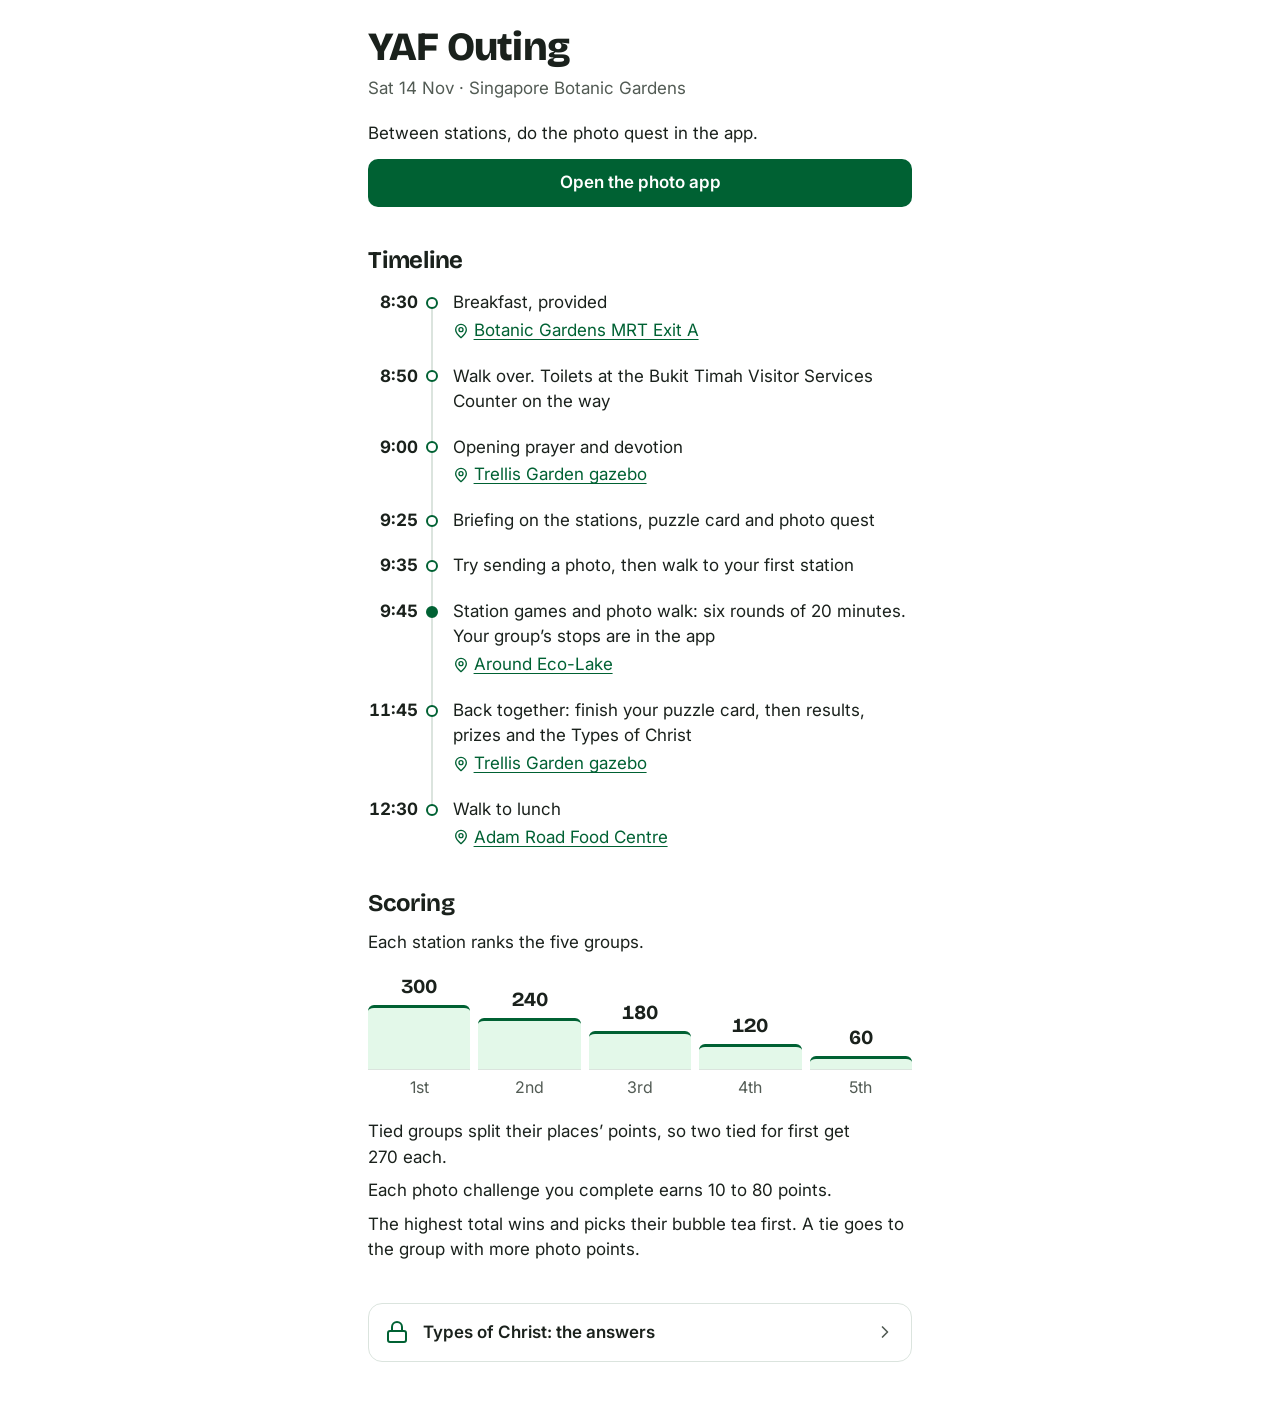
<file: index.html>
<!doctype html>
<html lang="en-SG">
<head>
<meta charset="utf-8">
<meta name="viewport" content="width=device-width, initial-scale=1, viewport-fit=cover">
<meta name="robots" content="noindex">
<meta name="theme-color" content="#ffffff">
<title>YAF Outing · Sat 14 Nov</title>
<meta name="description" content="The timeline and scoring for the YAF Outing at the Singapore Botanic Gardens.">
<link rel="preconnect" href="https://fonts.googleapis.com">
<link rel="preconnect" href="https://fonts.gstatic.com" crossorigin>
<!-- Loaded without blocking the page, so a weak signal shows the system font first. -->
<link rel="stylesheet" href="https://fonts.googleapis.com/css2?family=Bricolage+Grotesque:opsz,wght@12..96,700;12..96,800&amp;family=Inter:wght@400;600;700&amp;display=swap" media="print" onload="this.media='all'">
<link rel="stylesheet" href="style.css">
</head>
<body>
<main>
  <header>
    <h1>YAF Outing</h1>
    <p class="sub">Sat 14 Nov · Singapore Botanic Gardens</p>
    <p class="quest">Between stations, do the photo quest in the app.</p>
    <a class="button" href="https://yaf-photo-quest.samyipsh-work.workers.dev">Open the photo app</a>
  </header>

  <section aria-labelledby="timeline">
    <h2 id="timeline">Timeline</h2>
    <ol class="timeline">
      <li>
        <span class="time">8:30</span>
        <div>
          <p class="what">Breakfast, provided</p>
          <p class="where"><a href="https://www.google.com/maps/search/?api=1&amp;query=Botanic+Gardens+MRT+Station+Exit+A"><svg class="pin" viewBox="0 0 24 24" fill="none" stroke="currentColor" stroke-width="2" stroke-linecap="round" stroke-linejoin="round" aria-hidden="true"><path d="M20 10c0 5-8 12-8 12s-8-7-8-12a8 8 0 0 1 16 0Z"/><circle cx="12" cy="10" r="3"/></svg>Botanic Gardens MRT Exit A</a></p>
        </div>
      </li>
      <li>
        <span class="time">8:50</span>
        <div>
          <p class="what">Walk over. Toilets at the Bukit Timah Visitor Services Counter on the way</p>
        </div>
      </li>
      <li>
        <span class="time">9:00</span>
        <div>
          <p class="what">Opening prayer and devotion</p>
          <p class="where"><a href="https://www.google.com/maps/search/?api=1&amp;query=1.32121,103.81537"><svg class="pin" viewBox="0 0 24 24" fill="none" stroke="currentColor" stroke-width="2" stroke-linecap="round" stroke-linejoin="round" aria-hidden="true"><path d="M20 10c0 5-8 12-8 12s-8-7-8-12a8 8 0 0 1 16 0Z"/><circle cx="12" cy="10" r="3"/></svg>Trellis Garden gazebo</a></p>
        </div>
      </li>
      <li>
        <span class="time">9:25</span>
        <div>
          <p class="what">Briefing on the stations, puzzle card and photo quest</p>
        </div>
      </li>
      <li>
        <span class="time">9:35</span>
        <div>
          <p class="what">Try sending a photo, then walk to your first station</p>
        </div>
      </li>
      <li class="main">
        <span class="time">9:45</span>
        <div>
          <p class="what">Station games and photo walk: six rounds of 20 minutes. Your group’s stops are in the app</p>
          <p class="where"><a href="https://www.google.com/maps/search/?api=1&amp;query=1.32114,103.81747"><svg class="pin" viewBox="0 0 24 24" fill="none" stroke="currentColor" stroke-width="2" stroke-linecap="round" stroke-linejoin="round" aria-hidden="true"><path d="M20 10c0 5-8 12-8 12s-8-7-8-12a8 8 0 0 1 16 0Z"/><circle cx="12" cy="10" r="3"/></svg>Around Eco-Lake</a></p>
        </div>
      </li>
      <li>
        <span class="time">11:45</span>
        <div>
          <p class="what">Back together: finish your puzzle card, then results, prizes and the Types of Christ</p>
          <p class="where"><a href="https://www.google.com/maps/search/?api=1&amp;query=1.32121,103.81537"><svg class="pin" viewBox="0 0 24 24" fill="none" stroke="currentColor" stroke-width="2" stroke-linecap="round" stroke-linejoin="round" aria-hidden="true"><path d="M20 10c0 5-8 12-8 12s-8-7-8-12a8 8 0 0 1 16 0Z"/><circle cx="12" cy="10" r="3"/></svg>Trellis Garden gazebo</a></p>
        </div>
      </li>
      <li>
        <span class="time">12:30</span>
        <div>
          <p class="what">Walk to lunch</p>
          <p class="where"><a href="https://www.google.com/maps/search/?api=1&amp;query=Adam+Road+Food+Centre"><svg class="pin" viewBox="0 0 24 24" fill="none" stroke="currentColor" stroke-width="2" stroke-linecap="round" stroke-linejoin="round" aria-hidden="true"><path d="M20 10c0 5-8 12-8 12s-8-7-8-12a8 8 0 0 1 16 0Z"/><circle cx="12" cy="10" r="3"/></svg>Adam Road Food Centre</a></p>
        </div>
      </li>
    </ol>
  </section>

  <section aria-labelledby="scoring">
    <h2 id="scoring">Scoring</h2>
    <p>Each station ranks the five groups.</p>
    <!-- Bar heights follow the points: 300, 240, 180, 120, 60. -->
    <ol class="ladder" aria-label="Station points by place">
      <li style="--pts: 5"><span class="place">1st</span><span class="pts">300</span></li>
      <li style="--pts: 4"><span class="place">2nd</span><span class="pts">240</span></li>
      <li style="--pts: 3"><span class="place">3rd</span><span class="pts">180</span></li>
      <li style="--pts: 2"><span class="place">4th</span><span class="pts">120</span></li>
      <li style="--pts: 1"><span class="place">5th</span><span class="pts">60</span></li>
    </ol>
    <p>Tied groups split their places’ points, so two tied for first get 270 each.</p>
    <p>Each photo challenge you complete earns 10 to 80 points.</p>
    <p>The highest total wins and picks their bubble tea first. A tie goes to the group with more photo points.</p>
  </section>

  <a class="card" href="types.html">
    <svg class="lock" viewBox="0 0 24 24" fill="none" stroke="currentColor" stroke-width="2" stroke-linecap="round" stroke-linejoin="round" aria-hidden="true"><rect x="3" y="11" width="18" height="11" rx="2"/><path d="M7 11V7a5 5 0 0 1 10 0v4"/></svg>
    <span><strong>Types of Christ: the answers</strong></span>
    <svg class="chev" viewBox="0 0 24 24" fill="none" stroke="currentColor" stroke-width="2" stroke-linecap="round" stroke-linejoin="round" aria-hidden="true"><path d="m9 18 6-6-6-6"/></svg>
  </a>
</main>
</body>
</html>
</file>
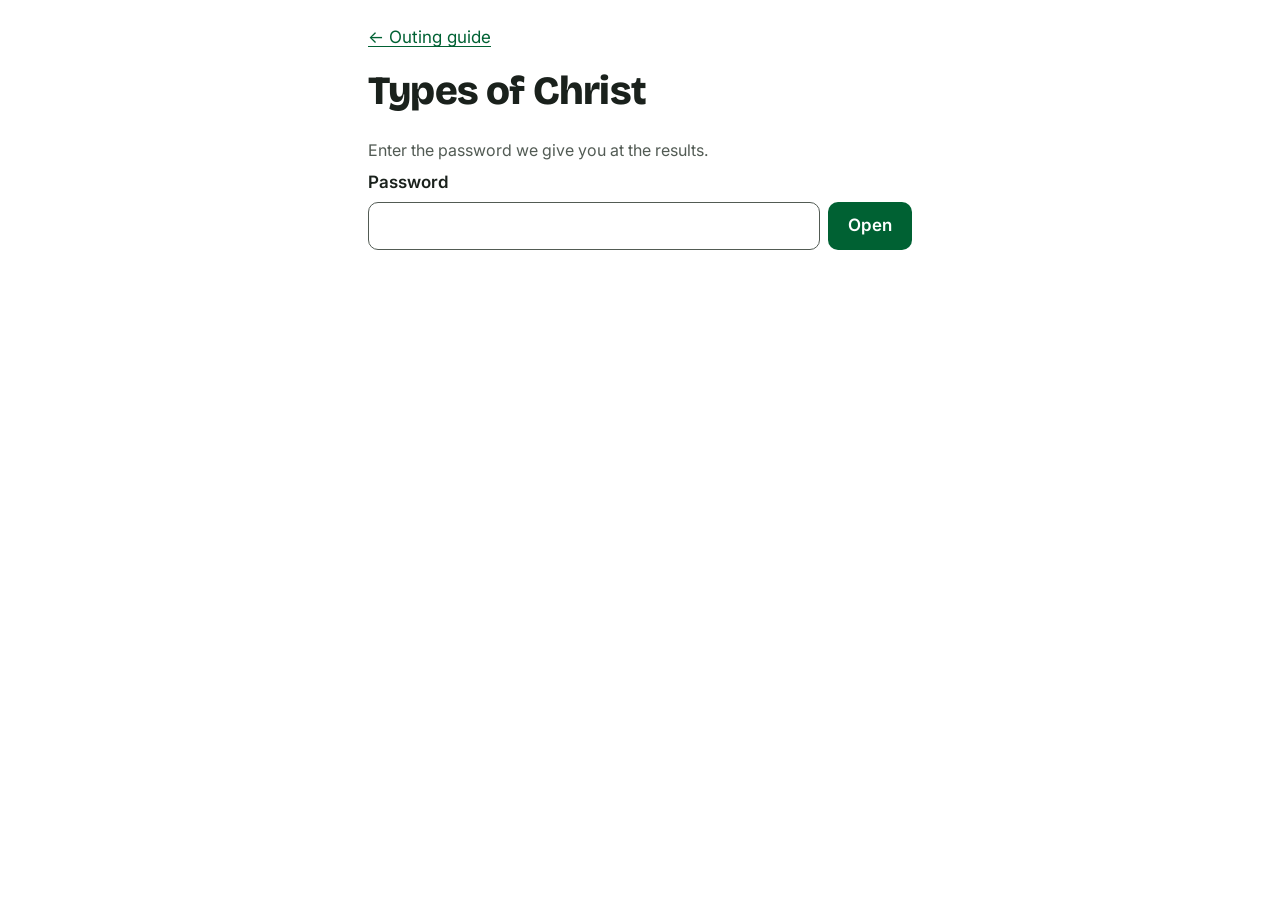
<file: types.html>
<!doctype html>
<html lang="en-SG">
<head>
<meta charset="utf-8">
<meta name="viewport" content="width=device-width, initial-scale=1, viewport-fit=cover">
<meta name="robots" content="noindex">
<meta name="theme-color" content="#ffffff">
<title>Types of Christ · YAF Outing</title>
<link rel="preconnect" href="https://fonts.googleapis.com">
<link rel="preconnect" href="https://fonts.gstatic.com" crossorigin>
<link rel="stylesheet" href="https://fonts.googleapis.com/css2?family=Bricolage+Grotesque:opsz,wght@12..96,700;12..96,800&amp;family=Inter:wght@400;600;700&amp;display=swap" media="print" onload="this.media='all'">
<link rel="stylesheet" href="style.css">
</head>
<body>
<main>
  <a class="back" href="./">← Outing guide</a>
  <h1>Types of Christ</h1>

  <!-- Locked until the results. The answers below are encrypted with the password (AES-GCM, key
       from PBKDF2), so they can't be read from this file; tools/types.mjs makes the blob. -->
  <form class="unlock" id="unlock">
    <p class="note">Enter the password we give you at the results.</p>
    <label for="password">Password</label>
    <div class="row">
      <input id="password" type="text" autocomplete="off" autocapitalize="none" autocorrect="off" spellcheck="false" enterkeyhint="go" required>
      <button type="submit">Open</button>
    </div>
    <p class="error" id="error" role="alert"></p>
  </form>
  <div id="answers" tabindex="-1" hidden></div>

  <!-- A tapped Bible reference shows its KJV text here, just under the reference. -->
  <div class="verse" id="verse" role="dialog" aria-labelledby="verse-title" tabindex="-1" hidden>
    <div class="verse-head">
      <p id="verse-title"></p>
      <button type="button" class="verse-close" id="verse-close" aria-label="Close"><svg viewBox="0 0 24 24" fill="none" stroke="currentColor" stroke-width="2" stroke-linecap="round" stroke-linejoin="round" aria-hidden="true"><path d="M18 6 6 18M6 6l12 12"/></svg></button>
    </div>
    <div class="verse-text" id="verse-text"></div>
    <a class="verse-open" id="verse-open" target="_blank" rel="noopener">Open on BibleGateway<svg viewBox="0 0 24 24" fill="none" stroke="currentColor" stroke-width="2" stroke-linecap="round" stroke-linejoin="round" aria-hidden="true"><path d="M15 3h6v6M10 14 21 3M18 13v6a2 2 0 0 1-2 2H5a2 2 0 0 1-2-2V8a2 2 0 0 1 2-2h6"/></svg></a>
  </div>
</main>

<script type="application/json" id="locked">
{"v":1,"iterations":100000,"salt":"1q6b9k3ZrEL84T2niv3+0w==","iv":"hVPmA0S/gPcPWMf5","data":"8yeRjYhv4ITAhY+fiR7iT0muzzBIYn2kHQBHi7OnZcxAwQHB8Oqp+sO/a+ixs5NIasTpG54XNS6PxtMGgv9V+vJLhR1jFS7BYXu3DIq/VAuEvG6F84iA1HbEBk55fYEgFDbhBqAlG5GQAIjmllIZDLs7JLGPrcgvhE112nmt2yyUs0ZDHEk8FzBg0YubmzemWekdRuYDPI9X7AR6v/l83rYiMq1XPZMf//PtghBvHby25chqm1TnXavag+g/4JmcFIFCSlFUzjnGewGlRZ0pG1SuQDO0lv5GqZOIdszfA5LG2irM3DV4pIKMj6AWPfqN7Rh8eYbssLmpelokPbVrabWotvHPfU/l2Buzy11vKByab3hxoY5Z09nkVzZpYqWX7kbI/CBSZCdoKa4cC80fs2FCk3BSij3VgH7db9fQAnUkSW7pBL3FpIK941KQW6K6c6grH/ZtI13nAL5SWe7mJTH0Fyvkvv5jh3JgLBaPSo4ZhNE3CL0lhHKvPAeMIK0F6CO9p6gE2Bl9ExqoUTvihu4V59NmwBZ48db4HiVfVIGr3Tr2bqnTDux/Q5KblwdWGKIaxB+gjMoMRsqUnswmlb6ADqpEB+enDVjlniLk2+LgKPLR0UAWP1v3Wd6bylKjwUmvKTepfzf3J7+3bl9yiQQNAMGf7WZ8nYy6h3rdYAK0YmaXTuXSJzmVe7dU49zeWMnTHeAYclSkNFmQwrIvtvKkEb+B5zbScOhG5yQ9CRMowgUvIw8YZ0U6/mkHzi6HN3Z3G2ULmedhqbfAvGPtuI9ocb2vJP1Hp4Dgj/uTTGSI1Th+3WXSTxw2KvfZlNSUsjLYjpw4Rovxcow4UjcD7Mgh5lxXX4iFj/R/qXxBO7sgPDrJf7LeMd/[base64]/B8/cQZiwcBJtr9Dwr4KyVd5jKdQ4NYg737LBwtUFZj17s6UuURLfp3Hjpkj4HGri/HcUcnoZD9a0pxxk3LrPjomUrOGFZ3JUT+iDHFusqwA9S3TeJaLQ9AOQU0z2TsaHQZLLqygmYHKvZ2H/U2jjXRnJFfxeWoEtNM/l94d5+gMCZfU8+/jbTrytT4rZL/+A/CpwUArw3UnqtQFb9ta2fx2ZQVr3XKN15RQWgJP6BsjHsgjqklxAkssbagKtDajKf8bLKNKkaC3P1PPZFppLDulbxrtIQbYHFvS25LMLfoIOF61yrt2uP91JsYHVbVQ3+gxRttUDraobYvUuPjkiedFsJFQNoFzQ/0pFlZb81LxHRapShCeFFH6GgJRnxojk3erPGtplfcGALDRnjyFxCV22a0gSlwwgSBH5HyPWh6FqQ2cKZ5gEzPtyQAFFbt6+WvAhjWAOXBVYF3pXC6Eedk/E7TuBmczJa78sc+VTiEubbtbuzAq95UwYRF94L2P1Qr/zB/lznmOlAMeuN9fIau9/1nx7U7wCmFF3d6MjZ9LkztX3y2nZd94DsyelckpVk7VgY5uFfQnYKJz3VDdoZ5ZPs5uJBFiEtNI/UT69OHcX4pYPakbjY7fTAJ0dD5GTIIFilv6tCUW5fTyOXJU6HY03OPcnK9cgxigRviZ1DTBOSE177QmdXOTyMQIqDdjHQdFVpT8R/2k1/MtN9LyfOH9fXO4kZX2Af3D7PlgEdzRet9ljF4uOXEapUgv8WgHCN62IaaIHo35aIt9+43S4VgR2MNAtSKsynKYcR8JlbmRhLSQZV3CZjo3MEoJO0tRNqlV0UtEyPA9gyHlfOijOBNZBZB9a/4hIgAR435J16IJjLQsjMKt6PdFpQHHOw78egMKFnIiJqGrTrH+oY/iNEH4nACIYw2eSrPs155WClP2SSDKnfgyuh5RccO1p1rEuIs/ZjnFUcXPGuiq/csYmok3+oRHZh2HWkqUL9/jKXgihSWrsWL5fGtOC7FNUbqODEBH/jwRj8wQeQftKVsCBZoblSYmk4uCbVMXsiOOcHy+zt5b4Tk8dl2iH7OrZ99RcjZ4KhLnXqtzdOiunU6PFM5blSWrPuh07yfG9DRXJ4g7PXtVMybj/BwvTktZkENpS7CmZnuNQigHVH/7DTSYRbVghLjqd7IGd4+cLExG9qACgP0zbsWKRt5pf2ZH0VZDpecxbhOc/lSw7+VnSxQcVW1JiIuhNdYovitZcftsu/XTgJseTncRu9uqN1Dw8d3GORHRRD32Dd4NdpGDa+A0d5DKn3vmQu9kLiP96rCmRC8n++csxsob7zCXi3+FSXT8p/zgX52rK9jS7CGBLE6043FC22egxb/jo7JskQdV3eXjwLt7iVH1b2uyTFIIVXvYS63/M0WqO2ZEqyqAtfgi3fwfZrMuLLFBvllAsksxfX8fYjhP5VG1cNQiGG3GqXmY1UCpavlF6/9vpJflBZjE/r4OWeYVqXIRUixbKKSbJSDGsDXh9/KfVWdGF+D17YWzClNxhluygZkVeh1rQwaj7rMc/+jnRbf7BehatmjB5OihNPI/Rei91to5GZg8xE8nGv6Xs53k6DKsfyfEr99xO+oEa8WxBo6adYjXXLO0ivuc5mM9quIt3c/LGx3VJN0TKizYvgWvRIhroTnxkIjn9hracNVi1XXEeeH9I/ahO4QBm9TFhZhaUM41Tf+JVYual8rY7bsUPZKDeDzJ/S24OdLMYuZA0/flPgvX6ZcVV1S9HOWEGiMwC7UyK4jefj05aj3U/H2DJnbBuqjFolz1sPhSD384tflZoWz2BdsD+pswWEKXC3ZmCXw9+JYn9cKhvYAmhh56++HnC8ZmQuQEtfwBD9qflHOR/BbAUugGqewDTd17msHpTEM6rzcTtm+05jUU1LuaIfX5SRZT92G0kTPiLTEFT+2NTkr29vaTb+E2TR5UjHIwdIhk3PeezLHoPZwO/hQpxWcmiX9bkDbo8wwymGwm4u6BFuFzfEjFMQervUSKc/bNuaV6faEH2evcMg61qKu0P482/b2Jg0NcoUWxZqyaejLH35v3ny23BKGyWsS75hrF6Q4TA4yp0X4nFNHT5DXeNTVS56h+Iwmibs8OUeck15fFIXlz7u5TPSEP6z07hPgk8b5HlHQvE3lQraPPxqwviQ7c9mcSM7e3rhKHyr0t6XXdut6IBEUFZqCIk/uz82Vj52ae1H2nUaNarwbg6Rd3a94YrFxWu1mCMOD8jJMlxeZG//Y9r8LFCy0n+uQ5O7MGEkBL5/jTmMX3bo2CcXT07J1gd4O2z9ChKvBxrBgmhNsW+itpAe43bJ8hOcnAq1B41u4jRAr3z9k4BYy2pTjJcAviExm2TQwDDWksdjGY16hIZjoOhG3in88ThxjNFXJQHFlu0dRMB9AoXd7cDvYAr7ZxIY+L2KMKiLrIVAv4HTwFQV+WxRYKXt44ys4E7HbMJPTb7rXOdU/9TCaVoqBSc1XLQVy+RckvyKmzYuT8r1Otja9papiY2cOvwxocQW5TFz35T+D86H/L5LD6+kgWZn3fJQoGdV5utAmrD7qctmdgVZ1iOIk68UHDofJImCa6De6KLLzv0KGvCmjXFs8pSI6GU2WkG/RJdBDIZYf+jj5Y5ap9s9ITAebZOVldK3NKYMsVikHrjGLPk5uqrqHAD7lCYX5pP7s6bfPayi2ZjCAVXCny06+nlyKxeZNtX5amndl5Q6vsoJ/XMGsFk2fE739Jt7OT7GW026kDcwa+icQtYd9Sf9oLv1gMQnLo0Yd64bVBXT8uSZ4r0id3zcZiTKRyva49SU0N4B03i9PnySImPp5kqqAj704zaW8Pbhbqw7+ySABGl7A49m49W2vPmqO3Jzc4E9TNLPt+oUuIJBUEnrHmjMuFaypzcDFttJw4n/PF5SZAU4D2OZexZP7Ui19rB2otSS5dECM9edDGJgtvwdVGL/b8Pq6+HTI6epg+XuBCVPFVyJtpDm96HnwqVm9Kc0vriFKZb6tCGQX/NCKV/bZ1SA6sgH4BaxvyVOyWvfv/y2z9U0RUIU8qLtvL1Lw/Uy19l3/AUqwOfdv/[base64]/A69ibJ35WYO5htMj5/X0VNsOTYh7lNcD6PlgFrLqRYAhLqFT2N3m4wOAmIW44hb4jqs6crVr3DyCVlO/NTGobAYn3RtII9AZcf9RJ/dFVoG3szZjv/nmzvhsUJetmCXNwyxvh1b2a8c3SsTFkHLUJ0XBNRBcYSskFmn4QJ9GhZrVnWMp1q0mBCoo7ST9TPf25QFZn91mQD4SHatTCHiDgmCB9jlUNMmWlb7cwis+U32xpc8U8490Qo62SVOGUeLIInvTHqZoT9EpIH3G5Unhl1DPNgRVXQjXgueJl/19wSSt8cRJjTkFGhwbw/bxCQOXLrT0fdNxCbWfVN9FMuR7CjwoWvHMSXM6p2AiqdsrOgaHY2PyvYqN8WsRqLg/ePTFz4flJbWD/6TrLK8vWYKga/NvZXfdX6WlmvoIm2MDc62A+BpCHKJCcvFZBTkv75k5xmat5ZOZ5doRe2ZIRxZ6Au6VMUR/5lIdUlc/ZVuLYWX8a7b95Zz/4Qb1qiRhaCMD0FjjcFfuXET5PIzAJe2Q3xVuC57gfWavrQ3m+4WhbYTW/OPsQryIydHIXhrqgjVK+tEoRnXslKw/PnbVLwWi5LWr/1yCcCRiwxwsS+2BWVNMDGGTVms9uMf4hlN9ShVevalhHI1M7T+KIogj/9gFxIX4hisa08I9ioRaJIbi/TgJBNlyfI3RWAPtLexURkyW5c37/WPgE28J2GDAVXTBykuHPyFyPzpiEzdU8T7JFrHEptXkwuWZmBj+M4PbN3O7wjlMxYg/1HCJqRFGcxfr1QbY4op0Bks2fJOs1UUSkbrNCLmDPWNIPOXzdX7UI7wE6ZWOlhQeuPJ4GdCf3Qu9hQ07EiDmHPENpd2k8FhhMLB+eHzk8z+tuZgy/mrHjkA2mhtjxcUCLik9h8Ml0pwFpQ/v5P0NwlRbxAPtEKWJ0DJodJGrlOgpVj32INrQX291h2OTYUxHWbgLkbCYu9fH+vvxaco+DZxHs5K0A3gvAJEOz+8P6tG90ARt7HwVbxd5vcYlhOoSTZUoqLwRS1e7CPIpGE6oT99ljgob6FKRQuexi4bnREKu+G8hEnhAvX/bXS/1WUn/xEyz3jMs0yQKXK5yqyG1S5G/vCP04D2/dZjWITZtBPEEBgUyTO+sPAz3eyjd65atrTl5+vfGL2B7hU8Km6WjJAZwWTPXEBU9+jShGGMEqg0+Q1IGrsdKFPrGfvSKjVNlO1uo38002ryc4qqzGhnTI6KsPtgGWOVUtTSnZUDI5tXyrnWVCqz6en5guYA/21CzWoBbVQtLqvi0dtbjagLSx/+KUjr2HDt5oMzVYqwr34EqF53RQRdB/N/mZP4TAf7PSlXZ5WdPNen2Dhp3WX7mqz62Wb8q8feRflTTGrVcjw/oFaSN0HCEzbdwcQEpPul6WHcppfmQawwjb0dm7VF/DZMfHkHgZFTNcVxp2mg+9DiwxPD7Pox5VV0wqioe8T0iT/aVjZuAcNvZvAnqPCKC3GtmcNOBx8tqT55L8UkZ4b1tIigo/EQIQj922tj3VZC+i4XXsrH9plIgtsu/8PQtX4hiTj7e/gAy0LG0HAPMpnWQCkCDGSCm7F46evGzqFUqfNv9gBqzXtpNRvHgbZ3GwTxWbIXTWdhLnT3CLBwHE9Wc/Wt6+F7ueHPcPO5WzqRLLqy37xmdp/YFcCvBr+naZ4pjMUrvRkrdZ1h7wqgTn0cuDOqkoHZNIT0JCr+vpcNsUKNPdjiXjGvAOcGMzmjWdtBwwDh/MXDBjC+Hpply8cxmeaA5Wc+oIF/Bt2SONq4uvqPSQtXZZn8G6S+oBpOJ4l7EQG4o2QpELvKi3Nqu2Ej/awc/peoYdnfKd08xCFIdVxbPLw6Bb+JvmIl/7qc25OTflt/hbOT/o7a1Y/C9PA3/czfC1QZ7hHatjWLImso/OZJz6GULosktT52eYR2/oNeiMUelNlLCkAztxae1a5pLuQUA3tsReJ79DsYJtRZVycOk+Is4XQF0VmF+iSFIkde6253hQePEeM9vo32eqGXs6DZ5poZ2xsRTBk04aZDYuvWZ+ujAsDq15insc2qJIxMsk5ne5chIGnA3bsPyD5KaXJHu9mp6HXvHS8auh0jWkHCiR3o2xcCBWyK/2tCwrGnWLQo6Z52jsLtF4YHM3iXIVurNZSMdew10YTk4+XI+oay3/KxZ6kZsYxHF/pEvw4fSAq/XRU2lwX6t2bLvhI4BhYqwzq+L0rMvYcYJJUnIJyCr1eAYmxmx2MMe8m3hiIli/fqdmWzy42XQPuRQQM95zEakrcadyIcvGdOJSlvqG/EFCL28QgcL0e7l3AdwMpd7IzKF9Tyw7amt94QAUpjzlUlIWqUfDh5NFaaAdaApRPDvAyBORtMcUQN/bmlpTCfaLOG+qF1PYoN4JZlWuWcou2alZG1avBQzkW0e5S4ykpfykiE0zV+13EyH0iej90mhzahTadbOxs4irhI/UvUg3QjF+t+tgJ7pRcuPGzcWEPM3hGUs9t/bl4/luZhiVSJ9HueRJ8ycVq0R2NlksxCZiRJnWAEE46hkwN2B28Ranu96h36X2XObL88VlzqZ/[base64]/wSDWQ6ir86G2v3IV8UK6j/[base64]/qK9bzli6biyuEG11h2QaKSLcnM4Eo9Ffm1mqjD4o9GT4lBPWt655DIt8xcbTIGAIJn+2Rqohyhb17aIBQNEJyeOQJRjNEi9Se23j2Lr31JnwTX3c+4dvEUjPS4dC015ymi9W9Ky2hdddMJKTu5MmnEcUhAeBDMPBfTqgIAFrPWTrOu/tN2oFA4d8ZwoLS2hAKdgtnZb7K4/oVgHz1d98NwODbjxtySCHgjxp5Vq5VW1phbnyhCDEnTZQtcUqshXdf+B4Y/Ecmq51stCp52fFU31yEfl+lgpYoid6J3avo3CVqPiePxIzyhpInXAj22cukAukNqFIWGrhYUgjxyNOZV+r4O602bNTYjx+39s5g83VzZGDAjGCMbOAWnf+/UbIVu7qZxwwHsTVqwbsnUFMwS9pDMR1TACwM4syPxswjZ1iBTtpg+VFjAoD5kzu9OEVnqW6QKqg+e7lIL4Lk+TLBjcE2vLY5vNHkM8hfxiV4sliFQAK0QKxL3rmw3wtOtZeKIV7Cmq/Y9MZXBKR8OM5JTkw03AFW8XsCD4hkdJe8DEfsDCOxw6Tnn1zA5oarDiCcN0URjpOiBrk+heUbI0o42krgjdSzwr0Fh3CqAPZIjebXOeDwNem+898vRrq5T/HNJrtD+OcvmC9ecNzHMBArRSus4tTr807u+NfDpZ3liYfVArPwe2BY4mjLNyLVChDpG/qf7mGWN5KIkvLllSZTB4gaTtQcByGC6jSXUgwvzJ+GS451NpemsLC8Du0o6AY0F6NLsExwTJ4M6lc8/zgEThojbuyyKW6qb2nwLB+LPluViRt8IxZAeCcHOtdTACcMteQ//F4Ip+3IQkDdbdqxR09AgqMKR2hLgTSHm/i4A+pHHYhaLpIl3fZU38IO5h+83ixWbv6fZTq30YFqdrLabse1E3aELqk3SKNRXw1HsOh45cyFK+F2OFljH3m21Mtr6CM7oQ5KJeZqOqiisME1u9AJAzJKVQvUzyzhvVgx4XEwN23s5C/7Gec57cHwyHSGketn2hgMmc0ujqU0PQuc6al15RNiLo/RDyVUr8eFTCO/kBH/Ggskq9obCMTBjN18if1WGSP9eOy3oXiPr47gcRAMPysA9dOHHNvMO10+f2+OZ6j6XR4eX5rFe3QJRhp8fX64M7PyIM7Xzix2tm7fN5uThLJMepCXX5nhe3UopJiSG8bMHOblCMHDwbL3kJ09Gdv9oWmEUhPVV/CXmIVNWfpLxpcnLSo3q+EDiI6su883QFeDL1nTVngGHUA86C8QYmr8iqrQCHzpy2CtnDuqSitTNAO+5PUFy2eIU4ybLHLcD1qu4uHEJlkrYSMP7ybikw6Wdq+bcdSxKr5gx3/pphaVV+DVDC2POO9fvHyJYixBfr4Mz0MTNK92mkEseTW6Ji+jXSLZh3Pdwt2OIjZBET94rgB/WimLBaSgcVaQ6mGWut0SkfbnDIe29TN/bROFO465bS3r0KwqAaGK33fTLGPkOLhLLjnkqe/dGFsx0Q/42+K0g15kK/mbS3b0OoEVs0WjiC6xx+Yn/yufo6N+/pO7VM2r0SBreiKv9TeVfQxDPqmphm0W9qxW3u3tPGtUsTckYP2HUu3FvZkKaxY/zXL6sj78GiFWlacAvc+W7WuH1ZE/spcDOYKerpS+PUQE8kvys7yfLLEBGyn676SaZqqlVgXLNbrwOUK5U1WMFtsuxXWsEXmayxPSNDzsaccbbJyY5/meiwxnUfiXgGe0PDSYBYlviR3lwUQAEdi8VkTY0pp4rTPt54+Ju3wnPqudMm78ad9qVv6LbCJJ35SaLUdxto70BP3RD2EtvjlxCJr0luI3vnwDJL2k44DbTnSGKrsx/ipZ1qrX1Q16s1Bd4y2/NFtgoCB/FSTI0FrEHYKHsPXvqGfMMeqTVnbJwIH1/nA4cw+uGHXGr5i/paCa2cE06znsUbc/lkw2gV1SMUFCGl6AqzR+e8WODl7pv1fFKxSG2d6LKq3EpHmCzmHgtsv+JTkrzynO2Rt1xkdzMJIgnnboXvz1a/aWvjRoj8GWwiNba4ETv0+0B2C9RtcA/KW8bOimOQ/HGPvoKQHsRsP3CRssZtXYU4HnpRQ5DlOm/ju32FJfz5Xu5GO6TdDzeKtVSnL4yf0MSLsvbScee6tXnXPxcf4qK+qwV8YZ93cnSv7nApT8JfNlIBU294RJmxY1iqI8hp1Ya6e6PbN+pnEVGVSV2J2xZAxrzutyttKyeAlCG3YkL0cM87A5Td1+vraIgAIccJY+lX6kYwvmlLlVM/KPp/PDAvNiXK6U4veYxcqw0t0m+ClFpf1tXGY4yp/osbKochMYOaWoNnhnGiL2Omj8GpS6dtPkx1b0PqnOfqQBXs7Mhxhe/BQkfs8kLyt2X9uvnq8e1bOR8uNZrSpLeRqnz2+OduW7GcODGv4wQXSnn8T2VukVgiCrs86r4WNfbNXhJvcMSiH7Tkpc4H9m/vhK2mzY1v1km/VlNvcYSu+Pddn6lfDVJaHK1PQY/pg5jYwtrCVjhrAM5+RbtlTsvtXlPxHpap3beV56hS6zRJDqoFOlzRQV03ri6IS7u8q0UL9VU0N2BBAqGF7pyvTlCRMUTVKomI5rhjnpdAm0dDlvrB91csyH/aCJfSZ2Qliu5jWczpS2v2dd8dW9g9mumaLNWmCYSl3cJHjg7XKLqun0UM/ZoFrRs7jnoKU0gcpsVpHa+HOODfVEb5I8WD3CKDhA+GU+XXNksRnHFkDgrAbywLVuOe41+e0dmbWCTEG9KIAfa78qKmAiePXZmE7mO0YkfUXkTYDY91zs/TJgI87QsZUH1yZuXl09rui5zoqGNODeCMYv2gkyZv4yTL+lEmGaNQDVN6rVcEc9APBZX03hDf9w0yJ9epmJeTedJNrtRU/dA2Ssb1i95x33RHa7RkU+nhnO06tMQYriRPxI3JBqr7tsPiAbQO+NvEXd9sMdTQbojIk4iCX2lAw10RNVHF+qzdleFJKVjKBglah57Rh/fxFgWnbCIp4J+RJgZvZT3YZNNkR36rzk5+FU+b1wIN8w/wFaUf2zSNlWCTJ3IhWsb76FVxSW/t9MjK+edTkZpj86jr8Mqn6dxBsG02LCkTmB/3DnL3LEax5zATzaAdjCYEIg4GcGi1WuthVoFp8zliSmIOTN06VsJj3zohkydpQcDxg/vlLFd/tlY6wtT/DF0DQaJVjow7jjJfQsrtPlmmQzN7y1HXhGy3HSqOtnDUWPH9LmxrUbhkva6Jep5BjT1us4YWgsYgP4AzwBsekR4onWHxHF53cBffTgn3emlHtFq8L73AOtO1KMlfDCKezpkLWnmLbFHD35xlBwpA2nHSHYWzLK7Z+6531V8ze64lceWaRm1fXE+L5xDjm1BGc0/pWcfU/ewwAlRwcJ8kfxmJm0hdjEDaXjPzDB+HvAO2dobq8zcvkUS8wWO87B2VjKrkJMUleUqd4fR1xpPydMz1Pq/sPjFyofcbC9ENxygt+DjpOMJUTJz8fTo1Bp/JLQOVpKXXjhr+n42wlkCJ1ymhCwGiCxHQ5vubjhEAHXXIh4aquB5Yy5bJj7cTvDcWpQfWDSKQBe34I2mrj70A0W3tCLRUH8d/u3qQtkT8jU0uqdsfZZ29LGbXZBxgzir0mhCdnxDYd6hw+P5EQeruqUDwzq1XRrFHIBTHDXp6uJs0HVjP6yTHR3mT5+PT5w/iO8jXq6hCGjGvuSLTDs+Fh8xNaFtei8vgUQaObEP0pqQbSVdx/[base64]/77arbhMx+FEv8bvxHq09SHU1AdvvXefrYmMOIF/2Qv6ttIQtAFXuVvkIJY+bCgaWl00bwemV6mQtlICm7kBh/MlqdYM6ryfbCygXG2u++LA2V5ND1eBfhV0eVW5a6jcdXy0WjcTcjlbLdRS3QcJEHRbAr1GkxyE/nISufYx1ajoGfu1ssIC2Hq7YcqYn/Xj7tyxbSailRT4MNvQcfjcGtg/[base64]/m/kQi/8V6X7jE7ispJQULwtYbUPPUzIdE2ut2I8Hw2VZ9vi5FeUKVcJ30XBAHw6b6q2zqax+W2PigOzyXTDke2QW+4gnEZHrimA8lq//[base64]/0mOL4L2ZwCDxKubJd+1ZlgCLMt1CxlLMDfLMsXZDZAAAqZi4SnqK/ebidPSNnYBp5/m1IPrxx8D2XHQTbysbU0RCigIB17tW2+TDConXvNa8QkdMXXH4BbXpenpvH2Hb6B7TKbVoyN/AaC+iC6pRHcfXylaA5dOyYnhCr9oSlo5X0C98Y0MWZU6NuBWAo+AsrAfxJY9HRO3kxvKlWp7jbkiwswxFXgYIoM63ZZ7mixgkGzDLi6/36Jld+Jzo6HCs2WMiasv5kLItRrMoouK71vLvtet+smB+KqZjAka9w8V2dmdk1Gg7ZMWlHr1SXTklznAF8QqeMCdIPdyA2YjC6KnyPXKorh6irWWJTrq9DulE6cCYhnFdQ0foXamHa8EWWaKq01ajDjJgExvNcPMGBf4Q8G+9QRg/SQNHtPPCYJ0SjgXKklpK6SmEwMz47rAkDrFryTfgf+vC0U/lZXjVOc3qVyeonUJsvehnpR6nWJeebObzmlvgxS2uzS9brwdSkr4/8EML7W3tymQ20xf5TZJvt9vpM7MEtYiTqGIqMRs4WnvIEKQm70RXTtK5MGwgp0nG532MxD31artXiNcw8ihpthN/OL9WoQQc7JOj6Ze2wYv1G3tHfgsIrgjz8Ybt10L7AWXmWHmhf/wfB+EwyAynPe8B8fIW4iKDvhcxEBMIjUqeYZlZfu/++/gTadr53HT8wouxduxup+gAJahIMSvdGHNXSVh4mPOAU2hhEfXHtzenRg5VS71b4oTmE93xWqQ5Z7HxJelGuNfkSQONzV5mrYCIPKtx+FDsHY4tq5CGcAbTs1TirF2Xz4YgGonj49kMqR21dWxx53ezY/alL3jVf9Wqold07EHxxKKaGkUIS1T7moxMQKrHXWG2wZAory8mje+TcYzcyKjkfi+w2GHnOuMQzv858IpfCTzdwCTf7jDAEJ+EWC/Lea0CCEJ7EBOO55fSUXWgQHBe7FIVNolR9SIyxLuvKWc6TOTyqTSGnwXnNqEYGTJNCCbGlWEyC/jkrvfj2qe5TOfN+ziWcPJY5u5UBjaXku1p+vMXFf9vP7ZtOo/HdH4CVgoAFC7VroDTDu+rsTH4i017RAoGwCn88Ht1kfY7Cex6afbycDj3KT0V5M4bSqamRnszhcjKIP1eZcK8Kr8alQEflW7jEFqlNXA4Hvg5UsxDi7WufJzRXmBzYGzy1NtG/SMPpRr0KOt81aeeI5hZmfiX/tv+xE3MbLgoEyL0ndVMw9X1NEvoosZ4LRgqJ5+RAaOJcA3s/XvZ6LNL9HODhcKWetI3q3CScgYtvUPt7tMkxZmbYzXRrtv/fHfsJOQ99A4PuU6w2+RkTrodIdbPJHbexWHoE2LdAUgdT2zTNvZAwSZShHCff35THXEzKpLuByPJ7uIxgee3HUEUHKjx6IGwOFBh1Pw9/i2lb4XF4W1hHkqHsZHEIYBPZmMcBSZtPiFdIQXGwr3SUBj7aOqp8KE8UIlB06eqzoaTR66jvx8RheRyuPpi3cHCk9rE8FtKM2ztr/+r1oWc5UzGLRyisLwWYLufeWdePuGc/tk+kytoIrHWkHjkb0jAsNBx2Xs/m6eofQI5QR7JxhfTQzjZsxG3TqIMcV3rRGv498i05HwNtyA1Z4jO/316CymqvQpJCuaQM7TFbMc1Z11iuZGfQ0By8xFJeBJpw3pvaxl6eYlpTjbKhhtwjG0pvYnYhCtSk6ep7i3LbEg7ooEb9B5KCyG8h39N0SLjm3bRBCc+RDj6Ab8K84Vqioz0d9CaMTuOp3di/Q2xl7UehZvvnbMtwQlxBkYho6bTvUCTbvumUeLc38SpmVazWSgE6nWqMu2RoswdGNC6EGvTtA2JoSSllZaTWZRqCMOFCwcr+MUHopvtrkDeuVIkNarDYDjRIZIzY9+x/XFhPFaWlrgcR/ijwhTdksgU00mdWWjMt7NbKILyWthuCd7jd5OYZoBpiXptvKk5YVnm83BzS6krH9rTlPjrg0bbnucp8eYVrPCicozsvZOUG/0zJErX0EIRbk+C+F4ygt9NFGOuoGCUvSlC68gwSAXo8WpvYtTLG44H796Gx0Are7RX4VvcANA8hTl4Su6imy+OFYc+Hs7hS84ayq0qy/RRo0BXgj354JpDEpG5K3GLdprJ1um55RVJxyNx3qRKHVpvflPaEJ2fEioZype30Ylux9VuQ8C0NWAFOKsKh+G7Hs1TW/Gf6iF4uh6IsU5WrFTC/Lb838bW+cmG6gsM5hq/6PkU2R1BZdRVF/32sFm3XUQ6l8fMHewULBzoBz9C1des3cRKlXdGfZYVEYsgLtT0Ix07sISBiPeTAvyYCrfPrGpxLKu66C2jiK2w1kMidI5C0/jbLxDkYPqEnKndEd/1a9EmMHYictjrSYhBcbIC1uNceVm7WoG5eucPpjIrVSeim6CCBmx4fT6HU0O5qfZnwxuqHNga+3zZzLZITW1nxJQc4RY6NIdqikaB1D7739z5j2dlMFIDq0ingPYaeqJijbessvVGNmY++A0i3mShDZLfKBEqGOPIki7WO6uOJGW/D/Q/zUVe84PTjgBThgLDEgKXGwT6vcwsWA5MfMjmNThr7Cg2RsrpnSlf+i5wiC+vKJ7BkJxyzyRoVsiLDaIw1t2wz8TOX/5n2oiL6pH1hU8pr63SUxw5LzOFai9UY76a37p5mMnEKfnKUg0Umlefw3oqNdq8iJDGBcl8MZrSuzMiUE1wNdJdpMrqBz7EZOmhav7LWW+fYuMSUGuq0EDEjOBzv6ZnM/GrXLCRbE6n5SFk85ZxkLXL1mh0lhkkGewTT/8r0WQ3WskBPiRnqz5nT/NBMCDjGuolEe/AhsXvW8AI1kzUoDIGyYlwjQbZP8wYfJbO0cHSW+2sILW0UcPtQZ8CiAgK1qQ8jvoQKbyy1v7kf/geRfm7vynrm8Otb0twaQJDatTyDTjapiDnp3RKfXxK8/cJwY2CGfXQQ4abNwB50sr5JnGoxXdIM65tFyH3yBq6C8CJa5RULwyWaUmLlhAHRdvolQkya4Brjf/qYUXwkRUcyIZ72m/8mf3/2t5lFX1kZeqa9BRDgXNr+P6tt7q0DPMBkHDxbO4yD3aD3V3B6is1LvA1rH+K/EvPvGPpMf1P5D7HvKN3bJA4Y3RJ9Y9UGEDXwre3v69Os5kLFGzHyBMr4MpHUA6YR66oNQkbWxZDrsLGFEUxgAzrg5CcoEXqqY9bb7mIjcfpoul9V2Sz8zlh+5X9lXhMxSrRsfbxFtR7tLhw87+0NyIXIarKym4L22WLs65STfVFF3kp+HlCtK/0mR46fChG+GSBFDv1ELe0wyFzlP+SmvenLztHn6g0hC3ZJ2FOiJd1O7zG0mPaFPm+c+rxS10JeReJIDzcmHIWBgykVbJUk8Uw4GdbalXIr3oLyAA8N5cgQs1WbIQ+k7BT/DmtlBIjlyifqfN3DZhEYRkxjzIXWc4z3t8PJ9pcdUyg0oBoYR4R6KNtdWgeX0/NkmbY7Tv7o21mCkTrgHZmZ2/p/h3nKJpZfAGNmD7yltawRAD5f+XFD1BdGvLnvu1/[base64]/cQmSRgTD1euuFzPpEA5rzDkDx4aAvrs8qX92er6QyZCRVr70mB9KkzyMTEx3jkA/u3zkLLmzhb2IolkE3trDUe4oDMn7U1d/tMxPCH/QndqK7+Cf92vvmoDyvsoTZJw9+Wa9BaTc2YlJJJDgxltCM52b/ojV4RBsTRRHeGirWrhjjyIf+MqHoOjXuJMYT5buvKjyFAnvo25+s0Fny1gGRQL+BMkly8PyMUVIodLJ2BLe20o5wnoom+5fBZQC1T4VIUkVhi7B6JFf0BVEMtRgi0Z9crBk658GUxtKMc0wrENHKxAlk11PTyX9KQlS/VKOdw1pr3zaPP+8MhDAYBTJBi1qbczGoBH+Zl6zfdkyudoej5UJUAprfcmT49wJtoo56mK4x/nxJcsX+Gcd/pb1mpkB1rO6YUWD911hG0kShjCno4x3x//RLOwxgvT4g6TLP9wfq3MvIdh6mbpYbvm8W0yqXdxXmpbciw3s5Gd9vQPZ4ZgM6rxgz1NrVJRRN0xfDhl4Mcy3UjYQZz2p5TfQ9/B3gVzA57cj4hOumKHBJOS9R9sDCkUGwBpXkdBMBT/vMuybItqA4y9azaYhqcLAV5iUGfSonuI9H6OhKA1WdZKrdY+qoXCZ7Z2Q/bvoJrmB56x0MJ/JyT6C7Vcxt5cKZYd4CtCdLAXcsyOvBctRcaJxOhm23pn6FRQWamCC9HuAokIWHdo2BKxdb4PpLpQCf5rtOukeP6VEDg0XhTFCgszyAiDPZ6HiSpQrdKtlVm72bijbBk16tTecHvZ2IQl3DI9xDRk8PyY3tyQra63EBSxoUwHM2KXG5bPHV6js8RfJ8F/dJ9EbLWfl03BkoyJ6A/JnNksHbpdoHxhOIsLqz2Hq7ES6cYXmAM5SXTa0rbJS+Vu+XZ5fGkXfwOJMWCNhNC/lzPXXk6PFiASuyFpMIFsl+F89NE8oYfBfEfys+q7m/plz7H6/C1TCMMv4sTgCq58iHSmemzJGo8b7rIAnIP4INx5aUa9V3rm/y/Ug1VAYBGLOlIEi8rySTeXfige+gM3VnRA+AFQxbks1FH4AJw0We+hMscEbXYDNQbJa3gdEukEsG7yWlB/VDsfzaJlUAWz5DFvmJmVcu/0CC7SXOBan7cO9EOZBsjm7wuWVrQ5cctixFPf4lu2V+gdkIoE5eoh4S6Wf0ub6Jh61HyKwew4WDoV/TD442EVT4aN4HmxhbiEjwueK9/Tn9ymvHONfjWthVurFwF2VWv2bBgUhOj+u8qj2nTRQjzNJFaH9UThiPG1IJ7/G7yH2jLFiEBNPiTFLvWH+SH8qT6Cz/+hjJWXiCMqGbcFTAHp3JUZTFNfbq+MaCFKeJqlHy8+X1DpFBHMZra1khV7Kh0Z23SrMZ06f6TlQMS54ULvCVJhvacb/3l4Zq+mTEjQXm0wjBIBvAPaIUgIVL5b5qBEReTFBsbjqjCukziMemhrIRZ8TL8lishma1iVJ8y51XhnXw/FzrPCOW/MLLciAvOrc6QJ+c6trQb92Z9nTkJn1OQA1Ky/2WwH3oWTuXo1tHaPtlyEi5UpTV16uQ0YrhsgkX3kt048QbpZPagJpzpzcC8EBTdIZxzKkUsNxd/0DytlY8g8AVCNHI9HHkryBvxizS5JEVZs5dF0XYlmTJ52ON2rX6TAHelJ3K9nXWah7BiL9EglCCZKV9LVTID84LiYJXhJ49DnKbrMBAwo2jz/z1nodjWQfCXS/El2poEivrqvNaQr79QuRzlD40i2qSLfqGXgGd+r+ivYK9FApwNpBUMwF6FtkCo5nxtZPRYpSuS6wucMEaehP7T7WX94YUVYVbh+WfwYUTRpdFTGVpItkM5OVvDwJnhmw/b8XqT0yfdvOwfEMkopGFpQJ2B8dk2tSMsJLq9igv/hPpsEGeMPD758IxKPGAlOtwoK0NMV5K1Q25LWwdqknU348MeokPVhsFM3wuv5UIOp6A1ekh9Di0HMPVe6oViW/kVHRSc7cmPcU7CYwe4Pg8iqDXcomdVYJbvOsU4+piDQBV3xtj5AxLuiIQNZnQcHbtQxA89/oiU/2xvlmueDCGZ7HJJJ/vla22/Q1uc2XHCVlfR12G6x3mRWO02TwJs+OE80OyvDBJIItAhP4MIjO7r9cvVP0Y/M/OEx/q4se/3yGO0mKdTDcpJhGU8wVYSIELIQbG7V2PTKFUOc985BQIHCYEn2/fyU3ezepvC9OCj9nTbR+4UBtBc9rKrXJRY+d/Ix0+rFN+63L2J9X9jg7EKtW4zZpJFmTobAj9cx+0+/vhD9Ybo0KCz39BBLH2bmo+hIsM+rLV33LR2MjALSNjhQyJ0SW43+ra8i2ZIWzxzSEAk+67+PKtgJX+93e2QI7aD10DHU657wUGb39rIHX/3wR1P0Rkhsx5wbssDgu3mbMLczonPMJ5mxX//[base64]/fvIxWKR83EfxeCTNy1X1MfRSz9Jz7WB/ldXy/g+sVl1sOXMG47f/Dwa162AkZomnS2kERjCAtDzySLfWMx2gc9cVrwo3i1ZZ4l46BGZVeYKNiNuF0eApkmLjVVjf+l8rVaHe+d1JEHFdW3XlReUV3PSr5y0xaRTIc0FnojaFrrP2nVMGfyA4Yo/RYbGggUWoQdMQvXZ22uTPvDCIVrCLwLxkBD+R2+ogHxrLr9g9xyBQ6KlmmvMbFXdlGGWa/vns9rSpiQUtqySNRe3dmPvfqko4KavexGZi53so5PtVP4HKoLw6AjhGCmY9qxWtI7TiPcwf31lffpvNbbHiUdj+bMX6fYRL+QNKdV1UcGqXHlBz9ZciQXfesWfDgS3ZklBsZ5xwbIv+b2tCfp9Y0UIg+BqckYmrFAc7YbiyzqIAhy9/qP213Qt/I9j44w9LtVuBxG2Zf3U9cBbEM4PHCdfn9X+IxtQJvHngvIPfHRHE8DzfRUH82A16kiv4jHRjEGpFu8jjUwl84/fBDT1r7kAMlT8CUFAPvL8MLyRmoe8a7RzX51prtNALpICDAJorzEwxAyRdcS8Tg/730j/MwtgSNlxq24RwcQKy+rbBw2a31q7WjOF++PrLWhVA0+w1tyx7y386AtkXAfs6DDwJIq1fmLMZRsCLa6OfObQJxO/YuKvfFz76YcIFUNEo7MgjjIle5qoOmLnrHqYZeiL0tjSLrbCMmah5U+nDFSypcQds5eNLsiWyASPfNZpK3U4LWss8cdNeLZPM2+6+a4vCpAKEcfe+dW3NDsQPncokAvAv+z31EnloOCKejBgsF55/SdiQGVFKwBLIBw05IM2RMp/a31GWbwI+ZrtO3IxPuyKEVScYIFqeroR0aWSzIIw7koL4zbGQqUnPaYKbP70aiqEQxdOL/j+9oPy/[base64]/1lxkjW9kXmHXpW11n4h9c+q7DAQwac8FuFrqxSL6p+SAOKX/[base64]/8KIQMCrsASCvRGrthGS4zKIgla5SuLyPaIBLkv7sBIRpU9fuudYF/S0dn8pw3LvGihzuNqBx+GuXah05wvlCzks5o7ABYF7DF8U8v2/4nYFxQuTC+0uwEx01TlIxSqycQxOOISnk4adRuuDywrVYuebxxEJ9L+b9NUpJtBgmSbvG7jmm9JKizMAq+PiI7rQGulMqr+a4IGVVOPLYbGSgWYUpVi+8x0KllN/Yjn1dxsjSpoJUa0cXl/OSLN9ffon86rn1oAcPdC3irpKr+SwE06FSgX7bsXb/XOXCSX7MMreR8PoxA2Nc+LF6zoc7vxP0XgyocyRnim7iyTTq7XZRwr6qwDGMtfyrCmOXN+EqrBLq2QLgONS1eoaw7SlEvhjKEzH2W0Yd+iFRjq+0vQfM0l2NZp60p2K2TknRWem2W8dWUG5DI4f/hjAxzIysWDaRedw2bSbarumquaIF/eGiR4y49UB7yXrWEk0uXuT2gXRgfV2WMi3WUa8LZVEKmlFDF421XfqpKJ6etLykSOq+2isceK3RGXrlyQASsJhYy+7/LiL/x/[base64]/ZvnRbHZLqVB+NBYSkexXIeu086kMWAUCMktetzPT2ExV0wzAT+NNA0TOrvryWkiOV8qr3SvqKlC/ARoRKRuA0ZtlRUEvG/Xivxua0lpwvdhYqxOPagYcdIn9j+HagMYPePEKQFDxHbfSPcoJZdeSZOXkro2N1StX3cuLZpW6jlPRH9WPl4rA5Dx/x2tzUL4N13XeKLhjXyzjhd4M0e+5VgkR5uqJlntxW0nNHX2duS7WoGKhlf5uPg4zfhmdTyxSeVczqbbL+lHJBKimfleSdQ6RRsyVmbTPP9CqWAFGUZQ9Tlzw2GOEB0erduDWWr8hcnxbQ9J04wHxFHrQTjnIFn/MbcZ8TkkMfvT3EiQU/[base64]/jbV6W1Kyo/7rLE6BOkEXgV3RXIQ+rgGlt9qX3XQoljjR6nyNlvf46gGLkvSK3VZU8zNuNrSjMo91Q7zWlFjn+8loc6CQ/2FbI/BghfatK7xV52yJrTGFh8xs3YoIhcHcRPik42iaQv1ORFXuSFaue2p6dYUgFNRN9xxPlpTV7SaF2Xvci3bH6Zl0M3/my0kBqCPi4kQtfh9ZxcvDAo+SIMk8KEB6svoXjDQ/JD1oB+tchAdJToj78N1b3fPCDa+YKfNXiMoIWftlbsvR8pqSgPkbofvsA50+tZUWQ8sOKu5va+5d6+wdu7gFsczqIb0rnjql6BEodiGfSeVyYG72Nr/oNjseN3kGwUp0IGo9p7iP6P15qlqSESuhsvgzgH417YkMbqcyiutrfOSF2WjoUQ8yngVO69oN4UH5mW5yT/ikUCJJP9wx6dEU1fuiYg65h4w0WBqVeHpkZSU/yml/31Jt4dCPEV857sU75KtrrkKItpmhdgQ1VeaANH+/sQQr/K7lkb8T23lgJfqwSCp3j1a/Bx3wNI9BgSO6seIFf3ysZQgVpg461YHXOnbjuyBbR7LLOr5eppWHjt86Ro/jmXOQdZP0dW37hywmHKMOu0DJLGEIC8cSx/2FUtmXha8gfSbC2x6BeKIEt+uoQU6RQRZ5z0ZEdNJyf7nrjqjB82z8lIM9XGaAGB/GQcKAlixBKLI/igJRDSXi0ORexzc3XohidMAP6x2RLi6QYkE86t1rS7UHwYN4zZ9vqX9MwkC9YuEDQL7IXnOoKPWdE7jPxDpFc0sgeKXreLD8GPEqnVzfLJTHp96OzXE9RnkBSRvWYwVrnOcBxuW36j+GKC1iGjoTl/Sw/rMhg7dvihznAt1HlP99KfpyHBHjtCwTDty/[base64]/a0akwe2xrofeI1Q40bGQPtDeLPgAjIOLXaM281a75GZek75In3WkbjYe12VFIjyMGf6KvM/NIhxuU7wcvbAP/[base64]/k00FFoQE7uBH62c6oaeT9ykp5LXvDBeNnrAXXlqTGS2B9cOOj6IJhbKDVKEMN8wlLRbZ2q6AxXEgIjWXhbk7Zh5qmMVunFFNX0tGPjoDyPr2q9UTOTlRXi+xJ0ualy4sPtwt6uc/GMEbGdFSYBEXVaPzDx+GZZaNDJd1U0H34VuLjKvQBauD40j1T5IN4Zb1B+9F5YG10/KaKSGIMW5w8HTpQakL7x3YVe7MgnSvnQLpujD6GTLFtejA0ToMLbn4Eqwjtlp2/w3Tzs7ZaWpM/nQmHvDGuv8AiezVnD4S09Q5mVhTjo0MPBpmRlXZSYImejBjfwnPTHBDaeW4wI+BCMTKeq0pyb4n63wBaJaTyzaxdYGSMOPjk30DGdpeZ/mgOGqXjdOj7nufpI/XEYULCjldq+c7FqZ4fc1p2rNyABxN10fSg7PCwCKK8DH4XrH4VQPTiWwoIQAPRncejalk/01Z5cZOKUowABlUR+vdhEb5ABxul52IRJpOobyYqjtLwq6H66A/sc0+UQ258SJjLkMoiP5tyQOhmWFs95wzADyM19TMrAA9cGxClIsbjCYl9t4j8TcuZA2kSV2nwg63W+B+yztMpJ2cCcEzOH5foPVIi8c/kDZc3+zOOPPawt2Mv1R/[base64]/y9qQJq0n2HT1Wp/HrlBlaAbA4fxdkIhFoi2tPDfQu3NySOOn1oueuT4TlNMuzZQB+eTiWyKXTPnsDp3K2tqOwsH+6aCHUiyVE0BfB5+GDzDGZG1cn9R4R3//437/L3EFKd63pASf3nnn5GoH/3kgPA7CaQE5Lj2AYYZYEAYRqNO2EugZddIuO/doWa3yiDqT5NEgYiaK+aMz4GpZzcWfjWug7dMlpsWrO800yqFkxSunh1IxbFtxK7BHAVQgi2VHBY6yzbtYjOFsUD9y3+/7vevvGfIoAmx57GhAKJ0XfPkOa93uZ9fg+GemS4y2YPlL/2KeI+d5njYK8rQGsI4LCqxvjEHP2dYx2e1/gR6owsgd4hKZDKh290SO7mXWc3T1HsiRAdB83k/rDzKvskhYahrTBNFb8hwtFRfHf2rt5bK89dUGQeMvTq79YXgq7r1B4H+2/xu4shtGigWXF6Pztt8OuzeXwkxTjcDFLPndk3trNQrQYylss5DSSujvgYArTptf4jXG2GhfLDyMq35mJPmwXuXKahIXQOEDc34f+IQqt5206zdCnMwwN+WumFAvZuOqxRLP0yS+wrFnkSq/SeB0yMR46GP5uMQJSUKy4OKq5kQ/n2Hhr1x/[base64]/h/dcIl6OEM4smZBRQP0mQ2UqWyQ2sYOKmOzyVkD6qYmbaF30truf+A7lRwkUPqmgdW1jvELLh2389NNmPmH+p/XZDS5NqTsjMIVyk7DMriS1+uu/AKKJAs8N36EceD7tB+JG4otlucyUMEt5WlYmomFuyc78IwNzFREKsRp203iXuHtHqFOlD2X3NOGxyaplQevhi68aKGim9wzT2JvFlvDFS59Ni4MWvF0VGr+8C1kagfUZ1dfTDJUeQg2M8wKplDnaMF0umFd9m1wSgxnea/+17vBV/98fcELQQQgkJlmr7qG6k03GWnfXrSS8zoeynq5BBGKmryjIqnor+IlMRLnjAkFDzqfWp7UjpiLazfxa2D37Nwpjf4Im7sTLVKzQ5rNINrXXwqmwkKMGdiZPoRGaWWo1nBQa2I4Qbfv3F/eYqGm0QiLskytq/rG248BZBu+8IicCgO2p/9A/H7uWCEwSP3SLyyxE0DMZvD+3/3k57j8fDhZ3dXU0DpztSv6+tY6XHPKvemHReVZo+eDK/NHtRtBRxS04eL3RB8uqjvXOv66jRDQsurWEn86UDNVMAELE9gxH44tJD8YsTaCOIoU7bwWV/rw48nbJTooNBUMbEGSXxofFzd3oteCgBFvr+676MjbdhHPGeidAk2A/9xelQSsJOVpuIUDsATNiiC15n5xexsFYxLkUvufuldgxPLQOl3y2xM+s7a3YGlpb5iov6HnZ8Z0DLUVJpNJ7LA2YC9yLoM114EXDqM4RlanmALKMhXYMLJJ/YhkXq6PwwCDFvxLPWkziKLSWqctoD+figSay8gQb29Wi7stFHutxBCNc9KNyCTJRlhQCt/v5kmulqh3bK8Gkb0yOaqPLZKVq3fjVv9mXjvaApx4MKMjB1BfxQw2/frEqchsl4qMaYyUAAu9q4NipdLdQI4oVQmS69kjnvzeO9CpNceSVzC0AxTBoWWyQLCbO1AENhVAEd5Wp/zezxzlFPGWjpOz1mkcZ6SCI9tYPV3MdwXq/T3CbsWQHe2SJLz5sqZHT27p8Rttb4dz+xxU8huen72tbINQogq2U1kYb69VMlfTMNnRvbpNQfgDLOm/L+c/FVqLH9AbeyxxmOfC5e89yJxx/f7S8E/4rW8lIiZ7fQlU7/bGEBZBUES0fbWyxoeLNnyow9vK61zUKO/NkQDZNKsrRSa6gCDpsc0AvQw20NgkH/S16dzezwInQcTBZLU0O26JNZaHIPYVlBDWShm69ViMylg3wwd2BuLTco9lWHeRzyEPYxXQQHf/F2EPAIu5MflEP6EtzjrQHaALEzCfYDoZLkrtZFsVuouXnABCfLo6N/UmQf8q5fTlznJdlN3eHbcF94khXpU8NTpmXYwU2OyGjADaW7wrCJ3YH4zGVdqUTJ/TAUIfra+Gt1oOKjtMZVii1soiNQPiYD25MMvQQPCkDaCnNCtQH4b6iWHQ8y7o/QlNGVcxB3iA3MwXWWqMZ5U83++NJRGF+XtyXUz+YmtZ94xChFRHtnDR6xXC4IJ2ySeHuLdhBOli+EtsoxNbA32d7d5YK7dN55izW8/utImcUEeji80kYLnnkaSs8+paT9nEGaU3oPFwPCDNwKnzVSTQe2+FJX6PwZyXeIMND9Q9+afh5SA2ezd7MU1bR9YLzOS6pZr6kqON6Y0Pr85Ys+uWJEpDIhjJdufh2RGwKYVUCYByi5578djouadFIWzEQY1+oLFo+F26/Dku5c/U/XI+tNlEoFHUUS1euxJYQv1P9KF3X6Q+UFejhFQEPhm1ASTKxr88qU4i5xPGSja2asDtTvXIp5lQMnQyIFiDau4TxgcgEccShcs5w15dKG3MfGwLbImkHZSG+7wg59KJ/sZVVzSOLAUq5dWIHY8Oi49QdomFIjhNjc7Fir8yji6y+QLr1mugoxOg1UGrlxGD5pjtfIoaY+FOcKAEFmWsS9gR44Vh/DfXjF6yIUKbG8mrRlou0WWjmiO8hG9z/0zBKCUswyFLJAZHP7EvlVqemYUgnR1JehXnnlRjCSVaKScAQeewNl1NAQ8uzuMFD5NB5ZalcCbPH1WO+PcOXDCUjcwJ4Wnd27+snE+QhyNMMgiCzCG8+cg72ipOvImTfc8rqtH5jU4rxxSL9EOcmazkYiQIVJlh94zZHfVBuF5wkKhL9eP/SDmZ65BmoM05BWyVMas61wdDvRX+Fmlaof2EvCPKcj3LO6BbCDj2ZIi73orGiYQK0TgL/wt7UllEV0/4DZuWcdwZOS1gJ3kywiGPSlNYW7u/Y+jj5PoKEdzjLkQ/ZkJ71nr7oOMqn+wxHxYATELgFc7K2CV63zNnaoaYzZyXjbTlREuZpb3fhk9f/hdKcm9H5OrozvY/4w7BuwuU33KNH6IR+0q5OktEcZJ6sx0OSm1Xhvi8WLFZS3MLQpVJSLuTeaofX9AvpO/BBVY0ihvkTYGFE+SMhMUV11zKDo0hri4uzz/GcgLfl2VRW7WoGUOLhMBfn/LkHU/ilQLAnWA+GlEvlSK4oJUGQrcoVz4iTPJXxBy+d9zpmSDMs5+5oa/+o49xVpmIz1jKBn+ORaMLQ5BU+jBISK9dyuYgzv6OPZR8+liAlGHpSpHjhqyn6OS9bPjQhnrakMA6/3cdSnGZUBg0eqzKEv9QF5n3IZ9w/dLD+iM99D7Kj9r0iTGagXK/8nfKJnjELoKLvXfr+kOrg1fMWYbrNiNwswH3GyWHXLBkNmyabEQRAnOzjGFyLb5jsrNaIPw1USM9SDdGo14tgF7cwot7j22VzauJbuVW71/vtgy/37btpebDz3fkKRXpvmPbLWQmmTt2VPlzfh1lubA4TgLKBRsggkV/8669pGiKtJU/Cb2Ex0TZgckgo2EvVVaMlXIHXcwUWbxEBePDup3heW63TyKO1ODM7lfmEWggSGBk8/Xv2n14swTwUMGLe1nH4Pz4dgSfXSTCet2KqTEpi1lbOpqsVar+3+3NwVmbQTIbvcl4EGwdAHcXDsNsTDrrovNCRKwl8ogTMUYSwJI2JQDZvLKWzf9Ag16sHisXAt6jxCoq6yb3bVopeTzUUTaC3HGV6/DQr3NKKxsPtMqQKumJtQN7OCwtpVKP3dB3/+3qbGgUsNp+Kltg53v09qNFd4wQ61/Ck+7VqC0R2S3wiCnZ77AqviL7OZNsJgbyPGPWp9CicLp9i7mEA5nUwzgmYrmZ/kKJLaWJ8P+y7+wrVIS86JZI2/BgBw/BWnhJbaH9mwbykHXxP9VFh7tC3eq1HVa663W7XV7sSYJdPzgjRBRSnIDjYufUICxPHd4DbzhMmy6lanU2fJ5L3Kgt8MiAY84FXUPF5fltdhFLQ9hM/BbFq8VdNIZn/yKXB8cP4FK6toZo+GND2/Xg+aDfPpISNDFQPv9G0fs33kih0GIazX/DeH0A3/xp17drqVypE5ttKQATqxVbft6T9rj41Enkmw+JOyxC7gK3g0qKlVQ7lsorB38kYZWP5pRS5escRBSutwqrN3ZUbDAapUf4vcWQxQIqp+A57ql0odXhOf5TMgoLeG5bz0EQrGisR7C/zphGsSMbibN2HuHtYdZQepvJ7z7WuLKrzon7wNB7mcq7kE+NZZmCAU/SznnzgCDTEMGZeD7pd0CfLn3zy6ZfPN30R4GNEc0uQfSq+wOGcIVSlX8MDzEB+OeQYo/UjxGGD6RgBoF2sHCkuWD1ep9N+OviPAmajyaUQ6J6uDCOeXtHjCMvWVj8lZ1A8uhzOxMn04Nx05S6VZLAQKMFOiuu7+Ewb6Dyi687cIC0pRBGG8O54OqXTX1Mfa0whqT6JSI3Wof5wT2QAmj6Po1QW+S8P1A6Y4n+BwBFPrc8bgyQHa/S1heHPlVJn+PByqFRQq9kqOMnnXh0tCe2c8XYqJMevGqwnrrLHmpzCqGX15dqCWxYChYQxwek/PzdX1aSM+icaT0KAd9kxs/jr/ERm4E/aGgKeHtgUNlceo5dgYedzszMKU9+ZQ9Io2sZqrgiVACZhYOz/w5WIeJSelevnj9zoTWQ/s2Cl5BHpoa1K7GSdvhsfDzX7GaM40ooeln4MAucLU+tZCk69wjLt7AYPkHJTfEamKPN/Ij2HYNOMgMpfHKcLq/aj5TNhx7lYTtdWyPsJWOvb8Odq/26QWjhWwpx+w4vObg4E+vpB2sDOmrSxoiNgwaRIP1aqhERpiit3u4dj9segOfDuVI8CUjNuOu4YZ7ocj6SyvR5szl8ItoL5sEDLgpxAQBewTzvIZQwQZMYiz3xuVP1DT301ad/12QbZCqznwxVMp3KtYkkXpMVuDstN4cfkP1hi277QXvAiQ9cBr3Tv4d65h6ztFNfofRLzD/ugnSP2S8mmZ0BopADlcxRNUFqzAJK+sBl/5OBJvUl24MBGXIrQZCmPD6+wWNpWp1WKfWexolGYPWzudEUfD5gdYt6DxG88nKh9PcczEE2Tch50rLZnLFdE5sJvEcSDcqfRUlIWDRI8+/I1wZErisWEFsPJim7k/Mv8jVY7FX/d4aHfQ1sYF6jxIFZc84Xcj9Xmh3szZC92HEESMEISxmzPc46PCzDG1eJk3NKDogqwfNR3I+iEXvj1WsO+ENly1AYKgm+G69Z9FgoxLxQIqX1IOygMsKmY7386I26R0i+4oKI67NrxXEDecECqEsrnhpVKDss8oHyRQEoH56/mKcMKvNkhb+1+xi0fyrVPvq/ypS3YaTx5Zmnw5PasSEgVK8O2e3K3gcsuTmi4aroCAG0TXb0ztUJlOEC2hljfqlpKzHqXReE8Vt4/6EMm5YsK1PCZfGbyZn+NtAU0M7vMGcp2PKASiqf+U0NhmUOCQoY/Xl61N5DlsDfwr/AA0eHldwa3mjaL++sk5pBu2UGSyQRm5v2BaIOQoDcQrO569uYnlFsXcqQWhNHuHVgea0LzF17qZnrDASTxsxb4Hcy3cii+gRLAnvlMwV+EPdgTkAqS3VI3jlM+Fc/[base64]/HzH/TQUYsJTWxsknmqPRJNmJG3kbpwk6R5UJndnAs6kBVKX6j+Z3lUVGG+XbdYOV+EDsGB8xe6zoyQUM5bphZ16q46SwAFZ1RhvZaqJvS4bWWmdoTmhbpAC0BEIWrSONiz/Vdt1lHDrQVJCd0QxqGDjf2CYGLnhawc5Ri3+CbVB/i73TqQ46ufrE6DRL61iMq7WWLc1nSWRx/d6qjbEm00Eiy47fyAYdwSPY4luexFEKdDLAlCjGtKW4dvC9PsQHIUe6GXFY/AxjPBbdhoqcKlWzdrQrVBaHshaMnqPUGr7UE5U1wYofpF8Wy0TL7LlOtrb1qtqHKrnYaWGOF6vEMRr52EOlKi2Qz+7cPpTDav4kN0AxyGGfeSSpbRfYoUFflYw1Qw2Fq7EcR/OaZz/xSW9B9eBorAiNNDKivhcVv5tAfrVgkXo/7q80xcQ25GUWz/GtOJ2XvFsaLazYRCiJ7MN5Dxx5mgu/ltPGyEQTfC8EATFY/Qh0bedFAnKRdTP/rZEyJbbM6b5v4EZ5qZz3Q74jm7U4oLz5UT2Ff8qT6z82miyaCTOZN3FEGELwuYQPKWlgONLDu9kzK4ogtA4FwDGVisbtW9oJWuBiUGa1jTo43mo02CAEx6HIXJoiQlda8mMBKg3yi/XWlUa+1Y+8yO8npWXTwNe4IKWKk41Y9zjRIYkSe/HSRd91PF28XTrmDYku+C9ZFFniPT6y8Ru0d3mrbeIOnU9XpdaKhYwEhHHs2OwM6Xo7uHqr63dXFZgRLWeGo8onW760IxAajyr+XVJX5tKGyaioqZ/dEY/PPIwecfxwV2dTWfp9qnoqH6RuRWDjH6PQnPqNaz1rFO1dntl2vGCEl4y+s32Fuj/gx8pGrVnuIpZr6ibO6z5dgN7aiWVgRBhOYw2wEUDV4HP8/epIo8KSZiHINdQTDszNmYzvjav+aZLkVSadjIQl7MGvCUjEKdo0s219i6RcL2hRfiSR+K/21TjPDgK6Ar8HE0bR3tnX0bUZcxVmaftuhKwODNr5+lu2QJe6s/ZT2rghSkI4PfsyFnWdAWKP8ofq1olVzAO12+27hm+Oim6k0btUU/CYhxy7pyxs/KfkSnq2AZS9Ut4yn/[base64]/wGHoH/wLNOqtOqe7gslAkwYr6Xe2pc64U3stKyK0Zmhf3P9IbQRYMiJTBYogfWEEEDKCz4FcjiegkNeENm1tm72ykglB8xZexS0SK6iBJL6JDdG8Av2yUKSnvAGaqbDxgQ5/8l6WNihszpN7QITJ4URq0QJDE05PfPHg679bP1NECb5MBlo3naWxLKlxEW2Shx8U1tSfuK4HDZGrbw9Izl/yOmszyVRqNRcPlW0fpkdbCY0/ByAWBmwJdNV7CXofUgzPagwTxWUMy8beBNunYu590A7zwe7MiI5E0EQ4YLdhCdtY1w3+SN8BqBCPc71W6j9V22p1n2KTZFyTXVS3iCObdBW9Y0yBhno8sCfPJ6XCGShS8UjVBZLjBLPmRkNt/Jng+H5V35rXoh/RNrmMrCWNBiUDCKBcSlBo/ZYcU8MLXxnhY3yozwH00h6QyBQETZh3mkCyZ0R6OOvrcpk0QN3TEuSuXHbXsqe9y3j4P1ipAfeia/8rsnIHJm0z4HM0zihGSeEPx6ONop0d+CgqIdXpglYtARECMFqUpRu3198y76BKHWlQNr9BNMNh0TkaGhvOOaqcxKxfN8ZRbuGos01J1An9sUj3JZdgDdrcoQhK1cxRSeNzyjkaOm8xN6UftUkK/pMbeoq1of5B+ZmY7D1BV4XeYVEEv5XhfQR6wPXi3HwA+JeAmSI2ZfY5s3bFKAfEt6He1Ap3sO3F6QZuihoPSnguzc5oOiHka9eJS+C7OLLqAd5H6BembBvPE809DhVernuCemHsJex/wk8Bps4/e2W56UsOeEdmpjjilnMZwgX6TxrwnC2tGnIllnJBkks3Gmr10vCLIHhXzSeh5Tbubx7ZQ/u1X2YCvRiI63q/DBscEXtqrQtUaMsLsPUUE+lYnP77vIhK9KrW6Oim4+QJCQt3hD9CD95Y3b4MjbDIQRcFDLHilTL+II6jsQPIj6V1g/pp2AZ4ZinRfM41zG2DrhtkoATdW1gJiDf8a3FGD8TeRvh9ZQga/r9aIngcSZIDiQebNNUZwAEewgcB5045SlPj5O8iCZ5gbU8vuGGencquVoVAnHEMx8sJQSEApL4w/[base64]/T3ewLqpjeWiJk4Jz+SVkJbUAJVSSKs/1fCAY19C8DiLslji6dy/bbvcB//B5lMmfo05/HosNsB95aOAXVCrmWSaN8E1Icur8xATiBmT81z86wdSnbM+MastwnZBRm22Op8yfjzgkNL/zUZySkTJZm4m0wGowMZocR8/stlqnrejS0pQb07QA8EdS2NFCgPctQCkwGflNwMMVuzm7cYy2BrpqkFtwCR/EcHSKKOj2bU6uZBdHemCj08X6Gg6HM0yoQhofY9DzaGyyzZcjTejNXWd0EXeqlHcx+Kxm5NGncoj/Gpyr4C9C5aaJgv7YB0EUnzRXu2We/QNtVruDpAJwVnumwMdN+7/aHyy/3k1461rWtY/98/[base64]/YrVazaVIa5tZ49R/yQblIh9m8i1SukVL/TcJZ1LNHgoI6FOvBI0JTaikKXA+x/0qJSv0Lp0tv9cmjTZLQBROsrxLMLOy4K6/eudw9jJUXd9amlTqKJ5BnVoXhTWNIKAAHVGS7BXj3VYDFV77ozC3zaDJjT8bPfcSivxx7EtnUljGGiVvyiMhWnX7/aEIqXtDu6CTRrxm0LUH6ploXzGezlJm+WEwBYLKC6ncQiQJfaJxv5QkUpK1ZNT7PCWO9QRkK2sYeYMoE5a8QHP98qVu11ZX//roC36mouawjrzGilxQvWD8EYA5YzXGSoyzoVwN3+foBbM5saTnNsxxPVtBZT+VXMkIHMna9+HVyrOOGqEcrF571NzmEblhiMawwbUUON15eJnBf7LicMoiovxc/FkyegHkgfRlMjICnHLdh+N38Hf3/EhfqhdT9J8NJxsWw6WLqEhgl/jlhQRBvw46qZx7CvASUSuG+3XigNt2ih6CKl5W9ES9cJacvmCk4Lb8bsU5qshiE/elAmeraBRQ7VhF3vmMMVHRobwPvAj9vtbTMfUNYy/Re+sodP1pbxtkcURmdkTAswgi/JmxMR2bCIxM0hGZNESnFbmSP/avdgmBgaeMLEx+UQCrp/5M0o6yw/4rVc08Ik+j5V4mdFEzcL6yA+xvBsTznPMRWDJ5bnEZs+/hpJM8z45ISR5fw4J3Tkdreb9FIQgO9+p6376Xkf80SB53v2y3cAbClmjW0XThe7ChUpufAYjreKcJfR/Ui6fUEkmGA/f0jP5zpPV5qFKW8Zq88KzmB9mcN5vOHIJFWCfTSxRuHTNu9hxc5SVtLXLP1ta031y2hylt/j0MD+jv/j+T6eBppolvl/boMt+f+pLRp+R13FiIkks2GtI9qx/xdsMWBy1iORCTgqIkYU1DnRq6Xgoio609jFJGieEDqs4P2AHbCdZ0H30VLB7inIWbDBf8OHg1+tqLVcP/IUEPAqM5honBrK7yN7vW5sROQ/Llk3bXl3TpolmYXoJnxSfRB2fzt9bj7ndtnClfzgwF2EE9LKufq2Vt43j0xxyEDIK8ZBXsm5kMN9SMSQG/sKs6lLLVaTNorNkEj41mXL2rPDvp+74G1tgIn+2QPUri9tRSMBwwXa6T0Z9/dw/OPH3xwB/LfUVGbIj+5Y1xiYF/sv6uAQk+7o/E6/MGylU6T+AneqGQz/f+nzDK6jCzjbtZ9XGyIwJli2Diajkpt91+AiGFMCV1z3nEhkMg8498ij7SIBeyfNvHCW2zQfxDQdnETkxlipzoj/hIEchrTWJmf7yMnxei6xpLYWxlA95MO4t2LxZUJI2Bu/8FgD2xu/4W3HvxowRtL9QSUmyB/FNf1EahAtqEOGmz7ujFNuVd6SvdCPm+OvR32V5n2kbd6IW5gT+coKvyToaT6BJbd5TCzgdmgrRI5KkMbDG+gNVsQjM+PPmlsMwwvLwxcJuG2mjI7UGRkPbAg/4zatYCeCTnbtDit4LJoe24F81j7EUp3I7PgQYUA8WN4kA0jOcNPw0C7UI77xaaooju287LUvUIa4UU/bYwR6SQe0J+XnTMxXnO8nL4Aec/vZ/8flLtmjDmwyYNJjmOcl+EC2R2EDTD4huMlCsxzWx0B+kK3uiTDOxQTCaxYhz+MxP00bqEHKPtXhds8jb/XAgVoBYZBSKE4UAao0cYLx38fx1CtHJ7+x4STZGs/FmfQ1FSeOgCvK0EDbYkLlcLv+XuDv1krfSsqnq15ratQn9ZgE8C/ZRKN2Fm0fmAB+gTcdQiG+Iez8nRCynVuut11aJ4YhLde0vW7PQQ7ZrbrbN4bzTgh5pIWl8aKSmszbCmwragvhkGggR7Kc4Ni8v4lURDZRsF3PAvi4/v3SN9BYH4vMkQpfKEoFtlchH+wC8m3eYAqpWknUs9oFI5MbJ+mxmgcAj1fTHqHswc1SU2IeQtDLdLAi2y4B6IjZW9PYwR/ga/DN22uwWnEWNnLvKizwapHAe7IMnGeM/ezKL1Xbj1M7XvAReBToikLEKB4EtN8XWpR6pjVLKy8k2fhr3yjRvrwtawJ/q0b/bGwdL3mqOZ41MclXVylU5bteAWQtYNUACPKiLRagWkyndvpBElEBVnrlvRyOUU+i1iYi1X3Uw0f3X70ZZeT/ckHK9+kbi6HXCEkxNXCrwCcqwQPog2za5ISnvjCExy8qr8Wry0zRKo3U0xu2stAS/hOpiYGLtWtB81ebSnC8MZbWcC0AX4/CtAcLGZ8sfxt1v/GX6WeX4XvSe8aDts55gdBctRZaa8ckieXHB2lrM/9lKUBW0BBqR+c8TPBVEAFCvKls691O3eoTUB+AN91mrCiAPfE8ecAcvF0Wnwx3diGd2HSdNbt/gKBHSxrjJlJILJsoR3ySJUKtp0uZChd02BO0VuRmrWWCy17AmWr5KBsAVRByVgUAEsaqQGWXsr/iogZIuIQKFG2OVmKr49xPAOKT00poBIKukcMkQj5oka4w+0ZLIPrDNqgFnoVFCTvUnHVPv+nYQHdixqu5WgW6eiZdLphQa0c1K6Jb1bA1MTDF3xohht/0VNCfod9K8CkRAA9/EGMR6jWaOptZBHyqyNWxvSCmC7vfRSmOWERv7sQOWhj/Q4wdlYlgA3k7MtDVi1rlOPD4WsAqSaZFfJHjZFJQHBqGW4v4J1Jmeby2CfVTs9gEpWeX8EMPvI9Ve6fIlBxAT5bQRdKjISbShSXQbjkqeEWlEw5xu46H/JEOIjJU4M6pOW1pqfV/mvpInr7WWM6bUJaXXnCTjFBPUWw6u7r1L/[base64]/gXll5HZku9CF8HwDShVX8P8c2Nb44ATpN/FpS428J+0maX9J35/cvepiGsGPhEpTR8D0MKjkEmqmNQJqtDTR9xoKe6QK/l55wgGh8t/[base64]/gLlNg1QUkPbLEZlBQZKENzST6eLtuVRyu5sWLgMtE08mMPWBQHpz0JHmbi7WDpnUsMfWlC8eTcnWhWjOTAVK+GCX/KMvqwHHOF2NVRNF6yOFTQpZdGiZLIL4jOurrBXj95/NFDIFzh9gKlPv6DBGbzt8uO7V+xAfuaxHYcxVb/BRU/LA5z3HuvNozP+Mm/a49S332bOEjunJI5iY4hQS26zUNA3Kfj8yWFnt/yxxAp+JxJBfXjk2heHte/2qKsg0UVoU3wuuo6uEMKqNcYSSXTrfHUGHN+v7jB2LClhSun6q2Da15LfwqiIcRJnOJZp2LnmIFyZtjy8SUk/TmJbu2rp9T+a4Cog44/gzoI51l/jAYhMhXVNxQKyqIThIb2rCWhXZ2ZtHnVkxI89xjb70nM8TVwIz6g7lIu7A3/RFGVCYMk0bmycEvnxA0QeaK29HAr9ewLzaie2yXAbM0ygWX9kOFEyUDYByctYDQ6n4g3qX+2kPayldWj7yoqDnna6XMZhnywDUtCciWiN5UyZboz2eLDpxPhB0K02LLYUY/Ai/WJ7AqaraFlZowyyqn1p3SOtC/1Kir5AtY1CH3BMH5Jmk5UtSu/Zc/YxrPS7eLvxraoPltt164QNpFi22J4zgeXV0qlmu0OJtN2WPjmLUjIeU0kLS2BRbvZlrUSmKaXx/13GCydFOomVID0DVF0CFeGLA+cEMrhnWfRCAPeiwy4NHi/qWBEnrrGUBLhgs8miqwO+1mrEPrOUvYkj/pjhbH9r+egShgdBo/r9oG/XaI4ZdAuoDO8UDgBYuILFnZo7WaM2tobjH6pHsN9UkutmUDJ+0EVQ22RbEcKTOKEpJzgSTil75Ju7gnb28UiIvjymmcdkkCr6U7N+a9cz0yTRUBpP9TQXXvB4Y+KuJSuiTwXvCWOHwagiEdOz9Jx4IjKZgC4XuNlAuF7fo2loCFWBPQO7YkfVfJflk4L/ol5PVfl2XNJf/jLcqxT3ywDf/oBdUJcVHYVnUKr/lY2ciGAZ42dbhpLndzmpTd6LsRV86qFlT7XrxFNttUW2B521htRDRYmMHFQdjZSZBPb0Zc3/re9TUiuWcgHQCYJSgF8bWyqoV/hxPpKMSBxGfiMEmxyALrx3ZwTXO0OzLqgmVr94QF6csNID43OsayBnRPFSSx8ie81hEhSF9+axJg5UZtn9GITAlbkKPHtXRG5bZz6Fbiqxq+jM6HYC6gj8MB1SqMTmG1jp+ZsxIDrjqshuESFJOfEHxJ5V3WzccxJi0mZUp20PIjJhAPww4gnWTDZgD7gcujD0PWK/VTBoy+KkUiHslKG2c0Qo9cNxXDPIPBFbXlk7hTMoA6rnHgO21YAWKAz4rHaO5l0V8zu4YC0tLqzgqrwMockUYRFY+rtySsxXGDPLN8BZFxy9Foi1ARLUteQZdBixWRRYNacnFFgmLTSjyYoXJ1X3nXOz1gIL031X6u4Ixt6Ej7dNA3XqWmS3z8HYL43gp67/SwLrOjnPaO5JwdjvTByuP30/mckgeVqDoDp7KyqoZfuMg3wfUqYLhfpLx7MhrqfCnrpliH75qCBGhbYXt15D6H1sY9uAUzAdJbEQ5ygmLrhYQfbg9pndM40UN04p7HMd3rkoMtga8Vrpta4wvWfqCuMjp2vYT3NoQ3fvneHxnD/GYr6d66uFi+P8fG4kVYCInMo3WE7PTZokCptLtH/CzB5Hz1dUbOd0VGrGIW8a4MboLSD3/c2B64w/aUBOMl9NlKxCnG8TrcNTEcKkFx5ThxKjgZSCdoeuK7xIw/[base64]/jZcRhhiIR24HvOtnAz2GkeQNvgkzFFaWKOJfVUZbSax1lwnxt451PnnZUL9qvp2VuRZXsAWlv/ztYHZhb/fOvy5iUEorc0o0us4DakCYcAma8qpB8lYVEw/0ByuKlee/Hp0Rz6KejNB8/A4JUUvOBf4yc1Qp9p0rE5eLFDVw37qWBN8lgPwd8FCTUcWqdxhBkm91k1xEjj2tiUFHtIHGhwlhI4IxW/GnPwEjXe+HUe7kBHzflKC39LyGIlkdnQ0J9aosL2Hel1v51jCFFgoo0ekDDrvoWJwMqzXGK7p0S1STskSunMEiSkUM+1jFMWxA9yNM+iSc8o59zBT+dzND4qQaqZPOVmWDpwDDc2v3FzScQMlQ7qZGfviCJ2a+HUCMgFpShPXfJYWDlUWrgq8H9qX8blOsdh9Qyb/WJvpEPk/EA87yu2o81FKzG0oAOaZdUQ4XOSL9piDvA6xkFq9+YLMv8vBLgQ+GJjL+TfVqS7IlZxRVi9xCvMiMrdRpOzh+xUjqtAQmZ1F72WPTL8bueIGDzevtkc/QcUF7Q5G2kCWP16NY6eQhLKYmtFMxQR3jm/mjA7Gyjv8e99d9I/ajCrkaAZoqSNyjiJL9H5DdQ4eWKyL8xGHCYdj52HgchzY1oJ9yAOS9i8iNkwltP9drrT3nRF8hOOWUozE60PMNCNeiucTr08yUiceP6rFOXSfgzgEH8icJyU7j/nR4G+DbdpO1xM8zRg+HeFOcazM1WLRvX0zGsCBJ9IiuALyYbiIg1B4WZs+9cte5sU/xNutgVBVehEQm8TWbCRlqTgLLaqTI5ErQ7lyVhEDKx4adrPkRNpw2fEfBnwr/SHlAyVQz/KTwvddT18W12v755DcW1F12+YYaVSO0RH1vL8xmr3ckewnnnljkBTyQ3ZsoR5yphf31nBkwPjljba80f7kuAna2htfGk7Vhnr/[base64]/PR1w3hg7MsrQokZzT8GoLdYzSn6vs8J0DKbaGEMsBaHZIwxBE5aJXIfezAK4omldo0AppM0ItlRvvUMLY9cWV526QRj7xUA6MKbDfY4YCDy9sCyu828y1E+5m+nhAW//tpoyaMbRKEdZq4qM/2fWwZIHYU+IaJw8EbM6lyghD3oMwzgzk20d6Ef+Z3GDYVXqXx+V4w6AS+ViIKIlfajkH+h5ldn0LMS9KtwFBVg25ivA0nwwJ8Dr3XO50O9+LoWoZK3R4d4dSKkVasZmB8BYyEExOXhJnWEwHEIQx8ZLy0E/vetizLQMp6kzU2jm08ruUn6pmlSEVrDjfNJqqrAkMGTHHbHZ2m+nyUtBJSuPKFO10Zl0Xiuhq12mwgvH22AbPsig/JXLylnr2qGC1lv19S/v5HcNpvmimKsUvi7aC3OkxJ9cRk7UVVZ6jq2YWUv9IdJM2y6gT5KgQmnYnpeV5dU/ZTD4LOD+HC2DHU3QB9Chk0ujMxQnlD8L8sxkV7oGVQS2TwRdMMgMxF1E6LDqDBpPjR6XsKGzmHqu1RV3uqS6aztH3tUioItM5jdIzCcbx0DBCI7EO/k5mYyi0T5VowHs4AqZPBM39UwFP+7zF4KlVk+aiu8n+v1T1ibwil6Y1pSrcXhkPwRtf56Zww5hkVWoAAgI/tis1d/f//DhzQ3hoZf/kLduVWzfkil+qkJ5WQXzYoXrMsx3UINJCh9DQs1IXRg3dJflnywtPAOIbWszYQ4PJJUtzw+MKee8+ItAkC3qIfpBwGBh2cc5SEvhyKa5/UHXJofofx4F3AVTzrsmISUhnXLmPw+OxXH3eXnCQHq0swl9RTglWxNbL4JVwXo03vzCyLB7okqYuA0svNDoX6QUplDyRNhLoikoeWoSg/wUSd61dVFxKHhsF8Pga65O2tRp2x7+WXhjd72bhLFdsCD/AvVU1tQh2UIDIZPZVPZ5HC47spkMneBKhsqKpHgh74K3CRMOKP7+Vh4LwHIoiaHJix8fr5xFxgqn22VQVd8pZHF+ka4KrpbU6/fIxX0uw/jJc6uyD+O3dz+B9+e7Y5exNcH4rnHzsbZ29qOBcivobEeCYaHtRHNlySz/SmDVVzzHLk1lmkg5+hVTCEPLwCpWXxbEtzSVYu4ileiGZrfW9tFIo9ZNTCbewPT8AaL3E/JJJkjSPldP4kqdhKPnw86q8K4vbaWbmHhNqnmuWbiUuGg12i0zm8amZ6zQvRK8rjKvttTH31b3f2WFnH4TbGMZLX4Ct/08x+q4g65+63h6vKzquNDuKuvV/LN7PWYwCwsHDP1Njdsrxt4uaqZdo1yEirktXqwX+LO7g2qruVJQlosewdotkiSuZ5VXHihMMfoo9vPaLJUW9z7mKN9f6ORdb1pcrWCTnfUizz/uE072iRKQiNmVB2pp8uxV5n0JFBmIOAsU9CHHoEYDGBkbB7/6zWQ8hGaiTcvx6ajMgdKT31bgOUH/UkP7fqlhMVLkiwv3i8SUSsW9pjzoWq+3TszJV/XwE8cizRDj4W/6HlokmgrIt0FUqQ9DEJJzRCjfc5RE38i9tVTmVZ2T+988DnDYUbwPOUF6N26ufr5YyOpWDZ2qKcNua+I7T/JUxJXV/ntaU/95mV5a7AE14qBFLuHBzlhv29OulilM85xIgP396xXhzFAza+SRNGGt8WpNeYOj074Wmm+/2UaFXgiN/wa8Xi8mIMO56isci+Ml6gHe2MSniUCvoGkS72e8KpQW/[base64]/NMa1JnvHJlKcqYHo65SKyyd0ccjpBAtvcu8WTn71+xlthOfwiMKmYqLRnOiG0dsZ4Dz4UTO2P4hRH0IZL220ejEreQfS38Sw3iNypc28SJpK4uwJXy+AkB7tsd/bv3Dct2QjNrIuus5MUsZyBiuAqgUwHZa/HUD/mzQqDrl1F5P3zkm8XyPSwhWNM0KJfXPhQimVIvKv+LNJqVE5FGopmTcaDHup933aAF3gh+26FnBtt8hCkCG0QIq+VqoOMssEwjpjE8RWyR+hS5tem2WFAGIlK1DyFsZqHgII41vG5/Q4okXrRzlunFrevcO7F1QbhhhavGuDrHBzidrr86PSdFKiK2oxtIeBeLJOCQecw53zjFoycd01o48ylqpg9s8r1g6w64aQ+l01Q5p4XIBUIufOHJ3JMTFX4cmT6tIxsJS6LqUsm3jVylkZ8eTrwllkOAky+hPIVq1qACH9GUSoHGtUUBspiQIzaW1qDjny/qmCFQ5C+ap17n/u4NPMIahU6dUFJHZ8K0gENO2gw+S1bVN0IQJf9QYzLSYtwfV2NktEXrLYJThRBFLFEuTe6BfDh8wxTzWMW/oMAUIhbEAvPLcyscooYTuVPiCYn2+NGKvy/EiNLBNY/NTYap3TZb7PfWrrBs9NCKe7MBlOjYgSOiesjR1Bgr2LPsOnnufBGgPtHmh/MZyb4dYXeo+T1lj0s/nh1eiuyoT5anqaCkdeATJrV+jECeMEA03heBg1ytTnSHBT++Wg6OfP2uNah6ayolxTJWoA9iAZW2wFaslrEziFnXhhBoD46+N088ZFHo3p53l7mojVJG6xOSn/SbvKCTyH4pE+dyqDo8MDurruK+zfuOQ3+iP9RiTZSnGMAqScId6eY1oHMcId5bqb9DXRhF5S2WFaCiQugG5s3DSSf8V68+EzmBoSAmIJGoTqEpL1O0OFXlcoGOMzRCfUHUH7x/z4d0Y86dRV1DHSKdV0JWOA4yWfxxInIgORBthQklbWwLWbarKwBSa+izE5ICwanGbxt7eZHDrvZwM8f5mcryb/sZy6l51EkpkGsWHXt955dmkKDmSjdHX+ZFCnD0FD4W6JOX7ZksK8a0Lnp/Twbr7AAstrj/8Mc2CWktSw3LbRStDuj8ij4QFpOX8Cy3qMOick34R2RliSUr5SyKUWYmBnliKPdFkPIzwFMIIRSQijawa1rGgfZ8iEsF5gkCsCYted0Vk2/Zz77P7I3wEHuTLuaEPgrQF1UKmC+grIM3o9nft1dxyOGDxIi4ZaWiWjOuTADWTxAfmkFzG9OaJAR99xPS0GDB6Ax/m9fGJ7dW3ugsM5BZeNcQL7um5oZllVA0VcBi2yHXBe2/35cQeS+jFxFmxKTJB1zlrXNc/UQwjdH83+5TKh4WIzwLZAruhtQxBJ3exSm+kOO+GhK+el9quDUtilyesj0EyQgvc9zVgf6GvDY23/PSDC3dWmuEYzhnQwel0udguYrYjah/xoFATO7UnqD/z/dx/ibUSPgUdAGugi+cmC/3GEDrIExfhB3enVzcbC/nDVNgNaq9oqeJkANKckuTzro/uHbtQMFApIeIpl4cB3emNyiM6+XXlOODiQDB6q2L2by14dGUci1ZiJrzNs/KHRX8rMQyTopb2foxXHPTiiyGvzgRyfmWyRrmwcvXsmmIXTcphbo+jb3s6Gs5WoLZM6vGgcM98egoiQGAYcNyiCJlzwaQ9TzyjHeXTLGfIDaU/VF/ah9PwZINZ34oz7FSdilAJbMk1EOCSC0DvsPhf9UcBDfIY0j63kUr2EGGXnSWiAkDD7UM6oY6d7lcMpTWs81QjiugeN8BhfyaUw5BSIwvGTgRBZ5DRyCnpsjjQxlC1qRzuENcfA+0MyA6h1lhkZ4hTYBvnpjV/8VbdwzumHXzcobWsH9HohcCJicToclGjQuk0q4aTMNdyR5HKbU0bVX/6E29JfP6KQSkDzKJr8rnmrkZI+9md9mENOOebilw/uHySbyBotWuNocb7oRq6UIusFWs9WZHP+mLRThbHnQYl2aZ4KfWvKMtBdEKPFGh++A3Pg9r8IzKlS16gJTTRmMFWxo2JrAE6PmwaWU5/Gy4Vj7flUoilepSkUTOLLyexojnNO6wSH7sm3rOH5R8eg0nE8zV8xVp7qlF76iNkU27dWSugrUYJ49oGoC6JEaumz7UEZW7+tZ1DWpAp/8gUHJAf4zTlfY8ZgVvsqWBppY8L4JEJP7jDFy2MVH3wszxC9kEnTI/RLB6CKSN8xHHb8iWRumI4dlXCpLOoq2NGyD7VqvNU5CYiN0w4y/gzlyQY3gpy2TN0Dw4zJSjYtRKdTLqBbtfpaffzi0TQ9XAAzGoQRPgUBpKh2az+gF7aB/6DTAwQAUev4tLzPlwzK2bg9WoKgldk7Kbu2LP9eo5v0nMEgtNjguyN5c7bakvYwpwe+hqaUBXObhAzEypabqrViFksL3LuAEQFA7BYsmx3ZrJXe9U/fPu0nUg+8I+cuY+lGjtOYvovRaDYHyDAgbgCsriiiyNnNEHB7kblTP4LUpakS56PZJHP0fjOPaUyOvfbDo30Q+y098fMgDnJskiN6rHTTjpinyYBHYjCOWGotzpFtWJIn1qoXPF9pvjQZ6vuh4YaSmzoPBu9vc0/irmnAlDJxsVAE19Axba0BOdacc7DEbwwkBRyxTKFKNH04cbqzR+8VCjE543Hovlw1/KsxCk3IQC6BuaIZdHM7nNDbhrl9SnZBxcy0nb9QW7wxymBqyM7P4FjZ/xv9tnZ+9Z1Un8OdzT3vuWDn81jNPgq9/hJH2R0GrEaBZedGjOnXeXAlQ2l1jRRrGmSuTChDnzCEpbHRRpkZvmwUr/CYw0phuQdNL2hgvqJP78uCRPKLtH8WSHRr73leOlnpydH3SvIudy2323qTdqrUumrnT+9GHFYQH+qUKn/LU3c1E2h1x8OWuO8bn/vJ/n5OUgwpP8UNVCwCXsWHvM2722aQ4nTnNCDkQZ6Zeth3g1zaZqQqyfMqMSQuzzVjmKV0iEUIAyK/s1j6Lv7ac0YjYl/[base64]/irwom9mY4jXEJM6GFwJ8BQea6qC/JFSo8FiLg1fYDzQ9WumPT9bxGAzjMVY1pze3YYXNwK5KtY4zc4YuWFVevMiXxWHqneBl03Ut21HcHLTPFtUUK8/tftLx69+UKn6DvzIYTNhcFiQ/YpT6EIkGydU0DTtTwuxrVI92hdm+SYA449Dw4mrCNMR0JoBqcAACdzCTNCl3WY1aiTpSqmMVV01YpPuIgxQTAUABfXoe0VlSy7mZUMrwP64JM9jbo5POmx1LwcnNwlewp+PnSoXRWZWOwNKOjidv1WAQVQC3K4k53/84wocW60EBlkGlsp8FfOXjdcj2fx/iP3t/l4uhDzTe7imj7g3UEDqdpo597aE9xy4JFtsWITBLW67VbgJ5mKI65pUa2/MEa1gsCdOGmaFHVr+IIrbYd7SfddOMMaTwLrdUwpb6XjzNp3jqahaWtBQp01yc/tymlXEvyQN5/Ut6b4Jyx4FNiyw6cv6SvQTWDnNMR/Hyq5cQFD5T6WVLOU+hPmh/0gzbHHzjM20zYP7QlY2VKpoarxt7cWZirdl0heNMxXK5cH1Xq6WsA4p+LAAoW716smIE/CVEyJfHsccIeocBIgku+R0doQOdoLGv2zKLbEV2Ug/wl/[base64]/eQuSZfu5u6+9FD5MJIMJ6re9fDmARf7Sbgtf6ku/jg94MK51h6ZOI/XZfFW8IHRKF4z+0u1IyiTRHHm6BcoKe5s1H6ixDV6pNOmIywGsIQCVk+16Wd1n1A+UO9YyCI8eT/lZ4IXrv7762/MUadSPMycmzGK2PeNaUAnoyTbh97aTr4X+kRXG6+uNxyck/ZUTC5hp2LuAXdhzgWYa1Y+AGMrZ2q0nGjn2xGMVKUIBZAnI+h2Zj1Ey7DvGHiu3xnVqWYKVSjwL/yX3g0qpsre1V1lNA1Askh/nZ1L2ZztyfTWnCRAVWExWJUqM3QzXAGsFIPjS6yX0kFdwJcUiYQtSZ3KPYWAQ7mn7fRaLGGwaduzhbG0Vze0nuquyYoUyyrrT6qhLkKeWFie/SvyLyBNLjciyRIJ4dzjVflBUrdX+R6wVkHNWHs5XmJUqFRLTTM6xmQz9dBceidd62d10PE3qRO/xXRWKHWNbIOmCQZ99OUc/[base64]//NLHUjsYQzD9uioKvB+j1KL5xSi0R/NhUpNS/onpjbBecYEnTOKhpbtu7L+KalMNDQCaUYWa4qS/Y+AdohzEL/RMuBW4PJeuRt6P2L3f7fJwZsjyKloO7Hn086QAWKN87hmMCGRlxwW8B6r6Ll22SWD9V8+fKcnBxF+83PSVZZ29/DVJPYge3gY1Ha8+CijaDeehNvc8I9i3vx1oexh4j6/[base64]/jhuFEWqjDURdvRp+9dBp/AM77ikdfTNEbruX2HN0vk5bC81A8jpuXRwPnMGTYNRY1w84dnQ8vFXsrN6Tco/O0OmpmqiQDEje1ADenbPsOheL7orrtEIGM6RCAS/mw8uuMDznts0mjsG3xWbizoS8dSiiJKLjyJ/wuNlUa4W3iP9bUbILC8vwzFQI1XU5PtBF7DPMN+PCJQodhBItGCFna13tIdpOhKxqG2XDOzbaVK/WKkJnHvl0i0NdZOvrhxDon7l4Ff8aDt9/7YiVFJcmvJ8Ru+6WqiztlJpZIf7zPvnM10MhakpqKqtibxfn9jHS5RqqyRXa/iQplrWuMhaWjy8XHqaRvlKm7COBCh6LJaRR+Ec9jt7NDK/o9h+SXxQOYAE2tb78sfw9Jeic1hNYXkCSriEI3OiH7/RY40nHSczLU+HBQLSJsKzLa0N85GQcevc8ov6Ijb6wZjTs2V7Z04Yq7RIUhljCQubPTh2RAnT179OmE1QinZvwZnBmr4uYrlGZPZB3WveYR0oUi0waxDowOX+PoRh705vF6OVKFO7c0bmVQmnO/Fdf5nvA5bo6LHsuaou9PXAaGw9qKB2r7rNTpGkIZid/zYgT1Gpil10IVHktIzcDtONkFu8OFESuLOKCG0HdDZ5r9VS9K8Fw/r1318SDTTo/AGndzZv5ySXK0qSO+zobIZcqEWMfyXOt9OSbtiAntKiEvYKaFFKThCQjI1mJn07qpBiavx59j3gFsG7U0jG/6iHGg57bk/FS1z+82ABidi+pNjvCgxLxyPt2FYZkgmI6+9J7IuvsPE/KF7c5L295rpsWF9hZWyIT1JruY0e2hnO2drJ6tNWA606mVcgqPVIphSO1jIRdT2V1pWxv1tC6ESoingF/aQmSKU7LFJsrsR0nh+pCPI1l0empRYc5lwVZ+FvhaC+PN47I8T4l/8ILQdJhxsTSxwHaDq2tZYO6zwrCpZE+OU+K5DG9YiX8oX+/DE9stAiUeLZ7TfmQta0cBtZhSy11UHAO1mgc+gSEav9CdLMdjOBAFYTXxlq52oG4I/IKO0YIdyVBF5z3donHUPk3p/x6sWPDQuBEORyGLhVLnM0eN4wy7PByXqUf09byfPmHkG7YhrEE4yqqyh9P9IlSc/[base64]/aJ3mLNex2o2fgwEfOdJ/OFkhH0shUXMkRcUIhk606K1OZqW4+RWI1FnPrnDfWQNVDNPiLc5z/OPTCaeRCuYYugm/wScBba2EjzfmvD7+I1t095zsXNJFOT1oK7dVBkhVYspNvoVdbot/gPbEM1jrosDZuiflk4t1MtrDDOdCcL8sofV5SMusZInXotpJ1Rs5HSl0+qlg8Ba4SqKA0AIrAvkH2ynbMskq9Oz+zdLp9yYi+kbmeCaOXjg0gE36MieI4KIjxrHKOV1WVin1SmrT/mVnePNoyqMNVS+Zi1hP8ojR4KTzdijMtU9BYtJyFIKNfmBMcayuIHYXrzi8lZLd7eyu+3bsr26fBoWXUjM7pPMHpiMCExRDr1zCc/IW85At6qYeirXPL0NRCXuX+KhUc9ZRliCR17PYP6pIdj2FDAgQP2gOKJdeOrWCBNb0HAchq2mKnBmC4nR9Cg0VGtmNYpYRpKd69ohPVqr+cGHM7HKR2WXDonGHLvQMfG6NamjfCuQlnP19xRiIyP1BCqjrfQtnuw4Fto/BH2yWArZTT07EHrWi3NQHy1WcLzCzFQz5LCILJW256CAPJcNAcxYkCiIjkTexzfkaHmrKNFuaqNPE/uiLy84lhMvP+8z1ltSlE8izt+ABUAKUuZzdSjKf+Dh7dKcZfCb14/IgqgXJqPLl3YOpBhi2bHFpicDLEfXXOPe4aHkOUgSX6ZQPJKkT2TDEeE2PVe58xM4XQ5kfwv3ODUk3qekioHfC491bauournH2lr/z1FLJCnSk4DVEGMn1X02NLj0gBQKJp1IFlSUrOGRs2rLG1vR1QqNvl92DpfLdr1jVCVCpxxNR48bGb7kdsaW+tZg+I3hkLPHy2OUgtyrF2i+hGc3SaPutu0yx7Ty1qSnJJlZuMOecnEO7i1Lv3srhNCuTEGx58SbjN6A7C9BgoxBzlGcBtmjB6NOrA/ejBDXFlvh+Pe2Ux2RKDAY9YpFu5/X2za9V84QbquBtsn3aXz72fkLOsiV4wLV9gzLDuPEWG/yuE2Xv02Rhu7Pu0xKfDC4zaztH9v5/eSJbHXjHrQZG5s6cyq4tCKIU36A9pXqupNiz2xKL4F29gPlWAJbeME4jVSmWUSLFxirDxChr6PhoB3bzUIOA2tSr/rV48X8MRRxjTWTjvDnsgnn//t8kDDg24wNzmcNdxzAQFQXJoU52VTidW4Ier1NcNrMWP0GKxFzHZ1SoqcBU5MwMNQMI+w3lJMiEy5Si7t5lN86BgGK82rKPYdkIJU4ZQY3V2EFD/twX6gXX5pO3P5xl5ePjF2hCrpH1Kyxjz94MB0EWC9x50qtCyi1000luIals6oq67o0J8CzhRCrNQwzTN1vIGMy1ZVEwEtFnl3JVseT3fVK53jGbnFK9hQ3q/NTlyB3K0tHOHRF9lNxh5VHXknMzr2iUNoNgkUUAYBjm4/Wg40DNvc73MM71ewYvnbjh2nSuNRqpNo7drxaDhlkWT6qJK+xDvZzW4Sc13WeMcBrgYrwWmLy3GepJghTMjmllfA/[base64]/Ox/nwrWkUru2QxfmrrJUwOW+kBYA0bKijA/++G/Fge69TPfSNsomekrDqtgnjy9Os/USCqVus7H5k0/VUX/4aNNKooOh4UzAzy/iE9qMjFBl3/0ki+E2PgTf0mdMXjFkuifGYqIe/v2iqI3/iKEM13xSq1UntCNfLd0m4Gf6vkWgjNQLWHUOa8bTQEbPYfSIJRbfqthL7z5nHxd2JFdAzQ8dJGbaNj/voO+pnnbqmGEVc5rP8qOuZ4RC7nCKQqSonPDh1NO5Oof8292MojYRzqWgCKp3JAzEyXXASLrDy7CDKISb2rsGxdmqpVyYJeqKWA+XeQdtMGEwStSaWUyhBqXaKvSNikAv5L4pN1Nt17UggAePynowVYM/E41uC2DDJYZyyArl6hpYeqHN4rKJclO58KgR9IZytL2oSHpw4jXcJJAovGG9YLDkKvssiIYOuuccQFDsC7VB66AYo/ZRDn4leyfY7019XpJ0Gd7w/b73M+Qe2iJPtkbM+u90KTwPMZjCu7U33w3iciXiH+r5asp0ihWs+DvgNvdDoAK4V8K8sYlO8CzEIp9B5icLKow9MwQr5dyjl1NaVCeI9Mc2D+RYJO5pnhY2eWE5221mhlBE6N5MAc2bDFYAdr0io8s7cT92eoBeSCc2ayRkQlCIDJ7In/exPh0o9goEDMpifcVW71IIdvqIeuTIs0fjVQsP7c4sK/b4Y4Cwqp4reX0CYO2aGH6SngesIcvqYoVJaDl6wkmDEIw/fiwXT17EFiAwDPMYqp7JNpt4DMQgKRD4H4g+z7aSalHTT87j+DgsSmymWwHIIv1zSAnT+vdb00ZOpvKpzgObwTtySl3LHH1cMQcst/d+PwUluD/GQbGbdqnDSIsXUWRzmKXCDNjI+yc4wGGu2riFYIoMfAYeLe8v5jj2JoqmZcq4PTgz2veZOu2E7X/V3lVBk5Q6j4LuECLPvgybNtX+hTP3t37sX6QXGPLarZ89w0kpRl2Wp34R3EeVtAOk+uJryA3gT8yXz7Ctr3i3y0skRksLSJdG/uQ572dDK/o79XfWShMBN2x5BWRFLvdBFXC+Ho2d4+BDRIeqG2Z72imlcOEY3/i+KkawVprnYqpn6pBSid06H2muJq+ESH6csvgAK7wotyvlfOYJE8POS1GeF4o5oqtWopfPw+3261VBse9vXNb9gjr6TQwWxZzDsQnOoryjZ6Y8SZAjyrSQd/dZvvwYX5BqSZb0bxS1fKldW7XBwnK9BNO/C3Eh7y5eMHcZa3OJV77CgGqPdC/ClQDQsoLx3Z4x2Y3M/ofFRTkYG1QBFEyR4iT1hHdX/8rbM8v0TM1KO7JugqT1C9ZDn/r5EPl73wNB+F0AkAv2RK9yBC98uuV1irhNsqZ6XqVQZwlt5qIYoz5zVsVNG7UIRJdd6wLOij9s1M2E2kIDgPJ8hQSzp9WRn/RiDlK+DBW1Lj0PUBA2CN4p7RtOiUHNqfYmhBMvWwMW1cet9MGfxS9akGXNkwzMDgNmPUeJI7XCiqdGjSiytT5qoLJD2L1Eb0DJq1KoGcLBXh4TDgjHsfPSxjirCW/B5iUoPLj+M98Scqkf5wofQbsXiqwE4geBxe/6UoixX9CrwjIgeGlJMYiIqW2VQaPFpB4lrHbswCs8ddBJHcqy/WoVCHzixkePd+L92mnouTgQey52qg3jdgwWWeqpb2Xw8etma/GWypyGf2ogjeIO0aeixpCcVpR3ri1IJIcV9pgZM3t6OYQmvZwh9m6ILPYjRV8imRC3EHJU/JGOXpfvRaJg7AvM9czUM9LQcGCrIjNYHGDO/[base64]"}
</script>
<script>
(() => {
  const form = document.getElementById('unlock')
  const button = form.querySelector('button')
  const input = document.getElementById('password')
  const error = document.getElementById('error')
  const answers = document.getElementById('answers')
  const locked = JSON.parse(document.getElementById('locked').textContent)
  const bytes = s => Uint8Array.from(atob(s), c => c.charCodeAt(0))
  const KEY = 'yaf-types-password'

  async function open(password) {
    const material = await crypto.subtle.importKey('raw', new TextEncoder().encode(password.trim().toLowerCase()), 'PBKDF2', false, ['deriveKey'])
    const key = await crypto.subtle.deriveKey({ name: 'PBKDF2', salt: bytes(locked.salt), iterations: locked.iterations, hash: 'SHA-256' }, material, { name: 'AES-GCM', length: 256 }, false, ['decrypt'])
    const plain = await crypto.subtle.decrypt({ name: 'AES-GCM', iv: bytes(locked.iv) }, key, bytes(locked.data))
    answers.innerHTML = new TextDecoder().decode(plain)
    setUpRefs()
    answers.hidden = false
    form.hidden = true
    // Focus for screen readers, without scrolling the title away.
    answers.focus({ preventScroll: true })
    try { sessionStorage.setItem(KEY, password) } catch {}
  }

  // Bible references: a tap shows the verses in a box under the reference, with a link to the
  // passage on BibleGateway. A reference without verses in the kjv block stays a plain link.
  const main = document.querySelector('main')
  const verse = document.getElementById('verse')
  const verseTitle = document.getElementById('verse-title')
  const verseText = document.getElementById('verse-text')
  const verseOpen = document.getElementById('verse-open')
  const searchOf = a => new URL(a.href).searchParams.get('search')
  let kjv = {}
  let shown = null
  let watcher = null

  function setUpRefs() {
    try { kjv = JSON.parse(answers.querySelector('#kjv')?.textContent || '{}') } catch { kjv = {} }
    for (const a of answers.querySelectorAll('a.ref')) {
      if (!kjv[searchOf(a)]) continue
      a.setAttribute('role', 'button')
      a.setAttribute('aria-expanded', 'false')
      a.setAttribute('aria-controls', 'verse')
    }
  }

  function place() {
    if (!shown) return
    const m = main.getBoundingClientRect()
    const pad = getComputedStyle(main)
    const left = parseFloat(pad.paddingLeft)
    const right = parseFloat(pad.paddingRight)
    const r = shown.getClientRects()[0] || shown.getBoundingClientRect()
    const below = r.bottom - parseFloat(getComputedStyle(shown).paddingBottom)
    verse.style.left = `${left}px`
    verse.style.right = `${right}px`
    verse.style.top = `${below - m.top + 10}px`
    const x = r.left + r.width / 2 - m.left - left
    verse.style.setProperty('--caret', `${Math.max(20, Math.min(x, m.width - left - right - 20))}px`)
  }

  function show(a) {
    const search = searchOf(a)
    const verses = kjv[search]
    const tag = document.createElement('span')
    tag.className = 'kjv'
    tag.textContent = 'KJV'
    verseTitle.replaceChildren(search.replace(/-/g, '–').replace(/,/g, ', '), ' ', tag)
    const parts = []
    for (const [n, text] of verses) {
      if (verses.length > 1) {
        const b = document.createElement('b')
        b.textContent = n
        parts.push(b, ' ')
      }
      parts.push(`${text} `)
    }
    verseText.replaceChildren(...parts)
    verseText.scrollTop = 0
    fade()
    verseOpen.href = a.href
    shown?.setAttribute('aria-expanded', 'false')
    shown = a
    a.setAttribute('aria-expanded', 'true')
    verse.hidden = false
    place()
    verse.focus({ preventScroll: true })
    verse.scrollIntoView({ block: 'nearest', behavior: matchMedia('(prefers-reduced-motion: reduce)').matches ? 'auto' : 'smooth' })
    // Android's Back closes the box instead of leaving the page.
    if ('CloseWatcher' in window && !watcher) {
      watcher = new CloseWatcher()
      watcher.onclose = () => { watcher = null; hide() }
    }
  }

  function fade() {
    verseText.classList.toggle('more', verseText.scrollTop + verseText.clientHeight < verseText.scrollHeight - 4)
  }

  function hide() {
    if (!shown) return
    const a = shown
    const focusBack = verse.contains(document.activeElement)
    shown = null
    a.setAttribute('aria-expanded', 'false')
    verse.hidden = true
    watcher?.destroy()
    watcher = null
    if (focusBack) a.focus({ preventScroll: true })
  }

  document.addEventListener('click', (e) => {
    const a = e.target.closest?.('a.ref[role="button"]')
    if (!a || e.metaKey || e.ctrlKey || e.shiftKey) return
    e.preventDefault()
    if (a === shown) hide()
    else show(a)
  })
  // A touch anywhere else closes the box. pointerdown, because iPhones don't send a click for a
  // tap on plain text.
  document.addEventListener('pointerdown', (e) => {
    if (shown && !verse.contains(e.target) && !e.target.closest?.('a.ref[role="button"]')) hide()
  })
  document.addEventListener('keydown', (e) => {
    if (e.key === 'Escape' && shown) hide()
    if (e.key === ' ' && e.target.matches?.('a.ref[role="button"]')) {
      e.preventDefault()
      e.target.click()
    }
  })
  document.getElementById('verse-close').addEventListener('click', hide)
  verseText.addEventListener('scroll', fade, { passive: true })
  // Keep the box under its reference when the text reflows, e.g. once the web fonts arrive.
  if ('ResizeObserver' in window) new ResizeObserver(place).observe(answers)
  else addEventListener('resize', place)

  form.addEventListener('submit', async (e) => {
    e.preventDefault()
    error.textContent = ''
    if (!window.crypto?.subtle) {
      error.textContent = 'This browser can’t open it. Try Chrome or Safari.'
      return
    }
    button.disabled = true
    button.textContent = 'Opening…'
    try {
      await open(input.value)
    }
    catch {
      error.textContent = 'That isn’t the password.'
      input.select()
    }
    finally {
      button.disabled = false
      button.textContent = 'Open'
    }
  })

  // Opened already in this tab: open again without asking.
  let saved = null
  try { saved = sessionStorage.getItem(KEY) } catch {}
  if (saved) open(saved).catch(() => {})
})()
</script>
</body>
</html>
</file>
<file: style.css>
/* YAF Outing guide.
   Layout: a pocket programme. One column for phones; the day as a time rail; station points as a
   ladder drawn to scale; the photo app up top and the Types answers at the end.
   Light only, like the photo app, in its green and its Inter, with Bricolage Grotesque for headings.
   Fonts load without blocking, so a weak signal shows the system font first. */
:root {
  --paper: #ffffff;
  --ink: #1b221e;
  --ink: oklch(0.24 0.015 155);
  --muted: #545c57;
  --muted: oklch(0.46 0.015 155);
  --line: #dce2de;
  --line: oklch(0.91 0.012 155);
  --green: #1c5e3e;
  --green: oklch(0.43 0.11 155);
  --green-soft: #eef6f1;
  --green-soft: oklch(0.96 0.03 155);
  --error: #9b1c1c;

  --display: "Bricolage Grotesque", system-ui, -apple-system, "Segoe UI", Roboto, sans-serif;
  --text: Inter, system-ui, -apple-system, "Segoe UI", Roboto, "Helvetica Neue", Arial, sans-serif;
  color-scheme: light;
}

*, *::before, *::after { box-sizing: border-box; }

html { -webkit-text-size-adjust: 100%; }

body {
  margin: 0;
  background: var(--paper);
  color: var(--ink);
  font: 17px/1.5 var(--text);
}

main {
  position: relative;
  max-width: 36rem;
  margin: 0 auto;
  padding-block: max(24px, env(safe-area-inset-top)) max(48px, env(safe-area-inset-bottom));
  padding-left: max(16px, env(safe-area-inset-left));
  padding-right: max(16px, env(safe-area-inset-right));
}

/* Type scale: 40 / 24 / 17 / 16 px. */
h1, h2, h3 { font-family: var(--display); line-height: 1.15; text-wrap: balance; margin: 0; }
h1 { font-size: 2.5rem; font-weight: 800; letter-spacing: -0.02em; }
h2 { font-size: 1.5rem; font-weight: 700; letter-spacing: -0.01em; margin-bottom: 0.75rem; }
p { margin: 0.5rem 0; text-wrap: pretty; }
a { color: var(--green); text-underline-offset: 3px; }
a:focus-visible, button:focus-visible, input:focus-visible { outline: 3px solid var(--green); outline-offset: 2px; }
strong { font-weight: 650; }

section { margin-top: 2.5rem; }

.sub { color: var(--muted); margin-top: 0.35rem; }
.quest { margin-top: 1.25rem; }
.note { color: var(--muted); font-size: 1rem; }

/* The one link that matters on the day: the photo app. */
.button {
  display: flex;
  align-items: center;
  justify-content: center;
  min-height: 48px;
  margin-top: 0.75rem;
  border-radius: 10px;
  background: var(--green);
  color: var(--paper);
  font-weight: 600;
  text-decoration: none;
}

/* The day as a rail: a time, then a dot on the line. The main block of the morning gets a filled
   dot. Each place opens in Google Maps. */
.timeline { list-style: none; margin: 1rem 0 0; padding: 0; }
.timeline li { display: grid; grid-template-columns: 3.1rem 1fr; column-gap: 0.85rem; }
.time { font-weight: 700; font-variant-numeric: tabular-nums; text-align: right; }
.timeline li > div { position: relative; min-width: 0; padding: 0 0 1.25rem 1.35rem; }
.timeline li > div::before {
  content: "";
  position: absolute;
  left: 0;
  top: 0;
  bottom: 0;
  width: 2px;
  background: var(--line);
}
.timeline li:first-child > div::before { top: 0.75em; }
.timeline li:last-child > div::before { bottom: auto; height: 0.75em; }
.timeline li:last-child > div { padding-bottom: 0; }
.timeline li > div::after {
  content: "";
  position: absolute;
  left: -5px;
  top: calc(0.75em - 6px);
  width: 12px;
  height: 12px;
  border: 2px solid var(--green);
  border-radius: 50%;
  background: var(--paper);
}
.timeline li.main > div::after { background: var(--green); }
.what { margin: 0; }
.where { margin: 0.15rem 0 0; color: var(--muted); }
/* Inline, so a name that wraps stays clear of the line above; the padding makes the tap area 44 px. */
.where a { padding-block: 0.75rem; }
.pin { display: inline-block; width: 1rem; height: 1rem; margin-right: 0.3rem; vertical-align: -0.15em; }

/* Station points by place, bars to scale (60 points a step). */
.ladder {
  list-style: none;
  display: flex;
  align-items: flex-end;
  gap: 0.5rem;
  margin: 1rem 0 1.25rem;
  padding: 0;
}
.ladder li { flex: 1; min-width: 0; display: flex; flex-direction: column; text-align: center; }
.ladder li::before {
  content: "";
  order: 1;
  height: calc(var(--pts) * 0.8rem);
  margin-top: 0.25rem;
  border-top: 3px solid var(--green);
  border-radius: 6px 6px 0 0;
  background: var(--green-soft);
}
.ladder .pts { order: 0; font-family: var(--display); font-size: 1.25rem; font-weight: 700; font-variant-numeric: tabular-nums; }
.ladder .place { order: 2; padding-top: 0.3rem; border-top: 1px solid var(--line); color: var(--muted); font-size: 1rem; }

/* The answers page: a card that opens it from the guide, and its lock. */
.card {
  display: flex;
  align-items: center;
  gap: 0.85rem;
  margin-top: 2.5rem;
  padding: 1rem;
  border: 1px solid var(--line);
  border-radius: 14px;
  color: var(--ink);
  text-decoration: none;
}
.card:active { background: var(--green-soft); }
.card .lock { width: 1.5rem; height: 1.5rem; color: var(--green); flex: none; }
.card span { flex: 1; min-width: 0; }
.card strong { display: block; font-weight: 600; text-wrap: balance; }
.card small { display: block; color: var(--muted); font-size: 1rem; }
.chev { width: 1.25rem; height: 1.25rem; color: var(--muted); flex: none; }

.back { display: inline-flex; align-items: center; min-height: 44px; margin: -8px 0 0.5rem; }

form.unlock { margin-top: 1.5rem; }
form.unlock label { display: block; font-weight: 600; margin-bottom: 0.4rem; }
.row { display: flex; gap: 0.5rem; }
.row input {
  flex: 1;
  min-width: 0;
  min-height: 48px;
  padding: 0 0.85rem;
  border: 1px solid var(--muted);
  border-radius: 10px;
  font: inherit;
  color: inherit;
  background: var(--paper);
}
button {
  min-height: 48px;
  padding: 0 1.25rem;
  border: 0;
  border-radius: 10px;
  background: var(--green);
  color: var(--paper);
  font: inherit;
  font-weight: 600;
}
button:active, .button:active { opacity: 0.85; }
button:disabled { opacity: 0.6; }
.error { color: var(--error); font-weight: 600; min-height: 1.5em; }

#answers:focus { outline: none; }

/* One Type of Christ: the hint, how it points to the Type, how the Type points to Christ. */
.intro { margin-top: 1rem; }
.type { margin-top: 2rem; padding-top: 1.5rem; border-top: 1px solid var(--line); }
.type h2 { margin: 0; }
.hint {
  margin: 0.75rem 0;
  padding: 0.6rem 0.9rem;
  border-radius: 10px;
  background: var(--green-soft);
  font-style: italic;
}
.hint p { margin: 0; }
.label { display: block; font-size: 1rem; font-weight: 700; color: var(--green); margin: 1rem 0 0.25rem; }
.refs { color: var(--muted); font-size: 1rem; margin-top: 0.75rem; line-height: 2; }
/* Each Bible reference shows its KJV text in the box below; the padding makes the tap area 44 px. */
a.ref {
  padding-block: 0.75rem;
  white-space: nowrap;
  text-decoration-thickness: 1px;
  text-decoration-color: color-mix(in oklch, var(--green) 45%, transparent);
}
a.ref[aria-expanded="true"] { text-decoration-thickness: 2px; text-decoration-color: var(--green); }

/* The verses of a tapped reference, under it, with a caret pointing at it. Scripture is set in a
   book face to stand apart from the notes. */
.verse {
  position: absolute;
  z-index: 5;
  border: 1px solid var(--line);
  border-radius: 14px;
  background: var(--paper);
  /* The first shadow, in the page colour, hides the line under the reference. */
  box-shadow: 0 -8px 0 var(--paper), 0 10px 30px color-mix(in oklch, var(--ink) 18%, transparent);
}
.verse:focus { outline: none; }
.verse::before {
  content: "";
  position: absolute;
  top: -7px;
  left: calc(var(--caret, 24px) - 6px);
  width: 12px;
  height: 12px;
  border-top: 1px solid var(--line);
  border-left: 1px solid var(--line);
  background: var(--paper);
  transform: rotate(45deg);
}
.verse-head { display: flex; align-items: center; justify-content: space-between; gap: 0.5rem; padding-left: 1rem; }
.verse-head p { margin: 0; font-weight: 600; }
.kjv { color: var(--muted); font-size: 1rem; font-weight: 400; }
button.verse-close {
  display: grid;
  place-items: center;
  width: 44px;
  min-height: 44px;
  padding: 0;
  background: none;
  color: var(--muted);
}
.verse-close svg { width: 1.25rem; height: 1.25rem; }
.verse-text {
  max-height: min(50vh, 22rem);
  max-height: min(50svh, 22rem);
  overflow-y: auto;
  overscroll-behavior: contain;
  padding: 0 1rem;
  font-family: Charter, "Iowan Old Style", Georgia, ui-serif, serif;
  line-height: 1.55;
}
/* A long passage fades at the bottom while there is more to scroll. */
.verse-text.more {
  -webkit-mask-image: linear-gradient(to bottom, #000 calc(100% - 2.5rem), transparent);
  mask-image: linear-gradient(to bottom, #000 calc(100% - 2.5rem), transparent);
}
.verse-text b { font: 600 1rem var(--text); color: var(--green); font-variant-numeric: tabular-nums; }
.verse-open {
  display: flex;
  align-items: center;
  gap: 0.35rem;
  min-height: 44px;
  margin-top: 0.5rem;
  padding: 0 1rem;
  border-top: 1px solid var(--line);
  font-weight: 600;
  text-decoration: none;
}
.verse-open svg { width: 1rem; height: 1rem; }
@media (prefers-reduced-motion: no-preference) {
  .verse:not([hidden]) { animation: verse-in 0.15s ease-out; }
}
@keyframes verse-in { from { opacity: 0; transform: translateY(-4px); } }
</file>
